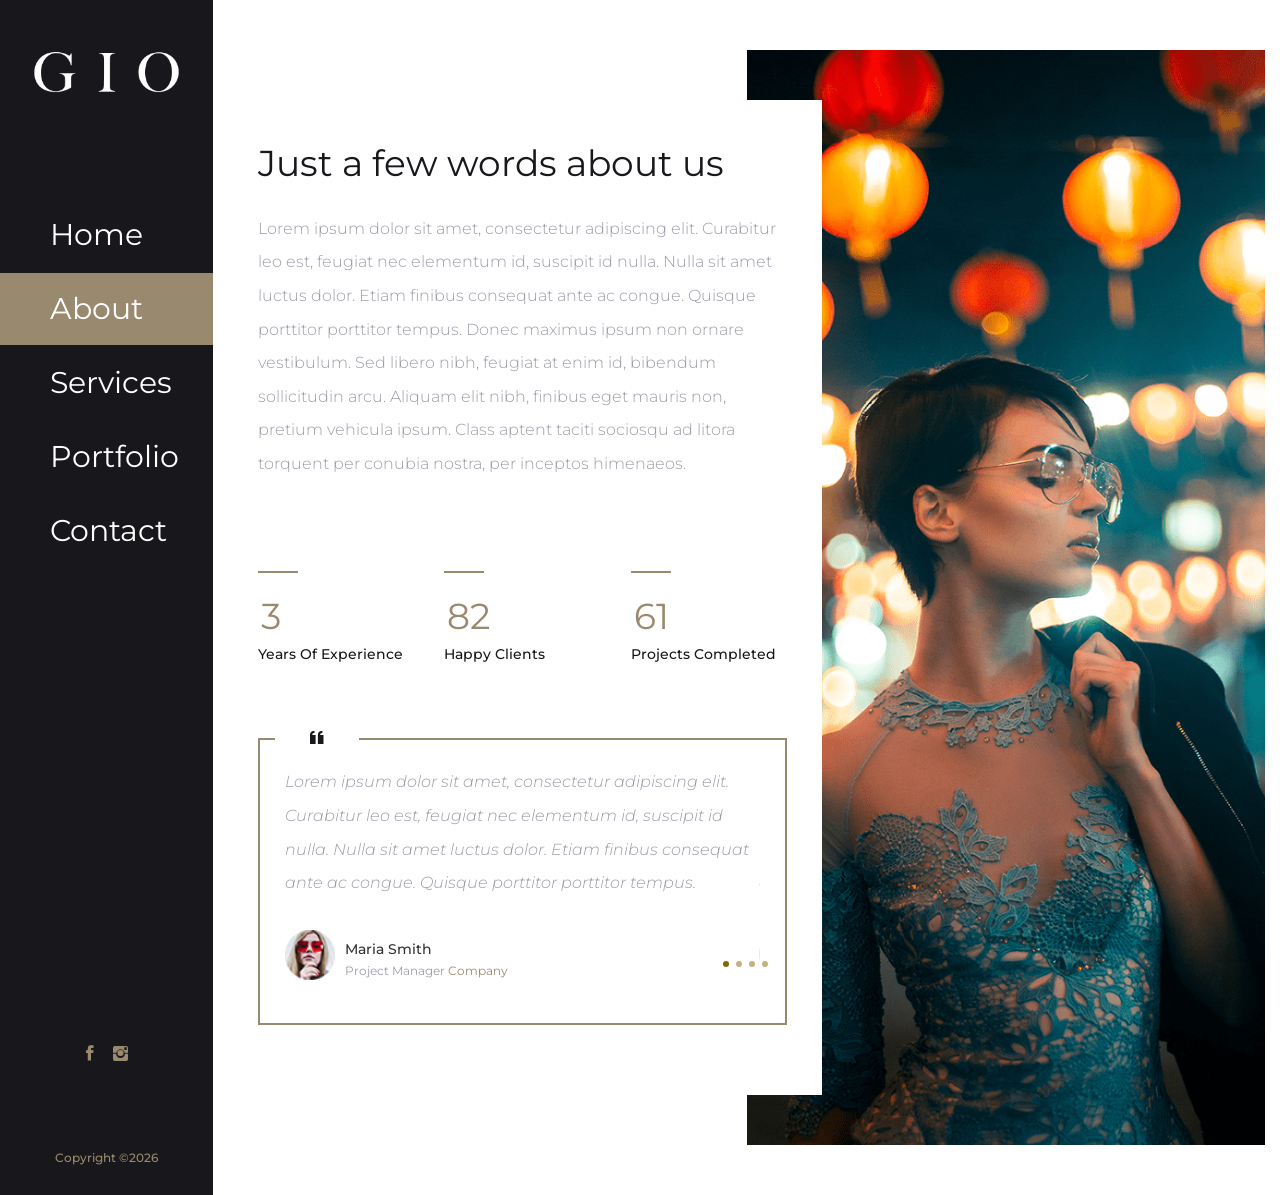
<file: about.html>
<!DOCTYPE html>
<html lang="en">
<head>
    <!-- ========== Meta Tags ========== -->
    <meta charset="UTF-8">
    <meta name="description" content="Cocoon -Portfolio">
    <meta name="keywords" content="Cocoon , Portfolio">
    <meta name="author" content="Pharaohlab">
    <meta name="viewport" content="width=device-width, initial-scale=1, maximum-scale=1">
    <!-- ========== Title ========== -->
    <title>GIO</title>
    <!-- ========== Favicon Ico ========== -->
    <!--<link rel="icon" href="fav.ico">-->
    <!-- ========== STYLESHEETS ========== -->
    <!-- Bootstrap CSS -->
    <link href="assets/css/bootstrap.min.css" rel="stylesheet">
    <!-- Fonts Icon CSS -->
    <link href="assets/css/font-awesome.min.css" rel="stylesheet">
    <link href="assets/css/et-line.css" rel="stylesheet">
    <link href="assets/css/ionicons.min.css" rel="stylesheet">
    <!-- Carousel CSS -->
    <link href="assets/css/slick.css" rel="stylesheet">
    <!-- Magnific-popup -->
    <link rel="stylesheet" href="assets/css/magnific-popup.css">
    <!-- Animate CSS -->
    <link rel="stylesheet" href="assets/css/animate.min.css">
    <!-- Custom styles for this template -->
    <link href="assets/css/main.css" rel="stylesheet">
</head>
<body>
<div class="loader">
    <div class="loader-outter"></div>
    <div class="loader-inner"></div>
</div>

<div class="body-container container-fluid">
    <a class="menu-btn" href="javascript:void(0)">
        <i class="ion ion-grid"></i>
    </a>
    <div class="row justify-content-center">
        <!--=================== side menu ====================-->
        <div class="col-lg-2 col-md-3 col-12 menu_block">

            <!--logo -->
            <div class="logo_box">
                <a href="#">
                    <img src="assets/img/logo.png" alt="cocoon">
                </a>
            </div>
            <!--logo end-->

            <!--main menu -->
            <div class="side_menu_section">
                <ul class="menu_nav">
                    <li >
                        <a href="index.html">
                            Home
                        </a>
                    </li>
                    <li class="active">
                        <a href="about.html" >
                            About
                        </a>
                    </li>
                    <li>
                        <a href="services.html">
                            Services
                        </a>
                    </li>
                    <li>
                        <a href="portfolio.html">
                            Portfolio
                        </a>
                    </li>
                    <li>
                        <a href="contact.html">
                            Contact
                        </a>
                    </li>
                </ul>
            </div>
            <!--main menu end -->

            <!--social and copyright -->
            <div class="side_menu_bottom">
                <div class="side_menu_bottom_inner">
                    <ul class="social_menu">
                        <li>
                            <a href="https://www.instagram.com/geovani.cas/" target="_blank"> <i class="ion ion-social-facebook"></i> </a>
                        </li>
                        <li>
                            <a href="https://www.facebook.com/geovani.castro.583/" target="_blank"> <i class="ion ion-social-instagram"></i> </a>
                        </li>
                    </ul>
                    <div class="copy_right">
                        <!-- Link back to Colorlib can't be removed. Template is licensed under CC BY 3.0. -->
                        <p class="copyright">Copyright &copy;<script>document.write(new Date().getFullYear());</script></p>
                        <!-- Link back to Colorlib can't be removed. Template is licensed under CC BY 3.0. -->
                    </div>
                </div>
            </div>
            <!--social and copyright end -->

        </div>
        <!--=================== side menu end====================-->

        <!--=================== content body ====================-->
        <div class="col-lg-10 col-md-9 col-12 body_block  align-content-center">
            <div>
                <div class="img_card">
                    <div class="row justify-content-center">
                        <div class="col-md-6 col-7 content_section">
                            <div class="content_box">
                                <div class="content_box_inner">
                                    <div>
                                        <h3>
                                            Just a few words about us
                                        </h3>
                                        <p>
                                            Lorem ipsum dolor sit amet, consectetur adipiscing elit. Curabitur leo est, feugiat nec elementum id, suscipit id nulla. Nulla sit amet luctus dolor. Etiam finibus consequat ante ac congue. Quisque porttitor porttitor tempus. Donec maximus ipsum non ornare vestibulum. Sed libero nibh, feugiat at enim id, bibendum sollicitudin arcu. Aliquam elit nibh, finibus eget mauris non, pretium vehicula ipsum. Class aptent taciti sociosqu ad litora torquent per conubia nostra, per inceptos himenaeos.
                                        </p>
                                        <!--=================== counter start====================-->
                                        <div class="pt50">
                                            <div class="row justify-content-center">
                                                <div class="col-12 col-md-4">
                                                    <div class="counter_box">
                                                        <div class="divider"></div>
                                                        <span class="counter">12</span>
                                                        <h5>Years of experience</h5>
                                                    </div>
                                                </div>
                                                <div class="col-12 col-md-4">
                                                    <div class="counter_box">
                                                        <div class="divider"></div>
                                                        <span class="counter">257</span>
                                                        <h5>happy clients</h5>
                                                    </div>
                                                </div>
                                                <div class="col-12 col-md-4">
                                                    <div class="counter_box">
                                                        <div class="divider"></div>
                                                        <span class="counter">192</span>
                                                        <h5>projects completed</h5>
                                                    </div>
                                                </div>
                                            </div>
                                        </div>
                                        <!--=================== counter end====================-->
                                    </div>
                                    <!--===================testimonial start====================-->
                                    <div class="testimonial_carousel mt50">

                                        <div class="testimonial_box">
                                            <p>
                                                Lorem ipsum dolor sit amet, consectetur adipiscing elit. Curabitur leo est, feugiat nec elementum id, suscipit id nulla. Nulla sit amet luctus dolor. Etiam finibus consequat ante ac congue. Quisque porttitor porttitor tempus.
                                            </p>
                                            <div class="testimonial_author">
                                                <img src="assets/img/user.png" alt="author">
                                                <h5>maria smith</h5>
                                                <p>project manager <span>company</span></p>
                                            </div>
                                        </div>

                                        <div class="testimonial_box">
                                            <p>
                                                Lorem ipsum dolor sit amet, consectetur adipiscing elit. Curabitur leo est, feugiat nec elementum id, suscipit id nulla. Nulla sit amet luctus dolor. Etiam finibus consequat ante ac congue. Quisque porttitor porttitor tempus.
                                            </p>
                                            <div class="testimonial_author">
                                                <img src="assets/img/user.png" alt="author">
                                                <h5>maria smith</h5>
                                                <p>project manager <span>company</span></p>
                                            </div>
                                        </div>

                                        <div class="testimonial_box">
                                            <p>
                                                Lorem ipsum dolor sit amet, consectetur adipiscing elit. Curabitur leo est, feugiat nec elementum id, suscipit id nulla. Nulla sit amet luctus dolor. Etiam finibus consequat ante ac congue. Quisque porttitor porttitor tempus.
                                            </p>
                                            <div class="testimonial_author">
                                                <img src="assets/img/user.png" alt="author">
                                                <h5>maria smith</h5>
                                                <p>project manager <span>company</span></p>
                                            </div>
                                        </div>

                                        <div class="testimonial_box">
                                            <p>
                                                Lorem ipsum dolor sit amet, consectetur adipiscing elit. Curabitur leo est, feugiat nec elementum id, suscipit id nulla. Nulla sit amet luctus dolor. Etiam finibus consequat ante ac congue. Quisque porttitor porttitor tempus.
                                            </p>
                                            <div class="testimonial_author">
                                                <img src="assets/img/user.png" alt="author">
                                                <h5>maria smith</h5>
                                                <p>project manager <span>company</span></p>
                                            </div>
                                        </div>
                                    </div>
                                    <!--===================testimonial end====================-->
                                </div>
                            </div>
                        </div>
                        <div class="col-md-6 col-5 img_section" style="background-image: url('assets/img/bg/about.png');"></div>
                    </div>
                </div>
            </div>
        </div>
        <!--=================== content body end ====================-->
    </div>
</div>

<!-- jquery -->
<script src="assets/js/jquery.min.js"></script>
<!-- bootstrap -->
<script src="assets/js/popper.js"></script>
<script src="assets/js/bootstrap.min.js"></script>
<script src="assets/js/waypoints.min.js"></script>
<!--slick carousel -->
<script src="assets/js/slick.min.js"></script>
<!--Portfolio Filter-->
<script src="assets/js/imgloaded.js"></script>
<script src="assets/js/isotope.js"></script>
<!-- Magnific-popup -->
<script src="assets/js/jquery.magnific-popup.min.js"></script>
<!--Counter-->
<script src="assets/js/jquery.counterup.min.js"></script>
<!-- WOW JS -->
<script src="assets/js/wow.min.js"></script>
<!-- Custom js -->
<script src="assets/js/main.js"></script>
</body>
</html>
</file>
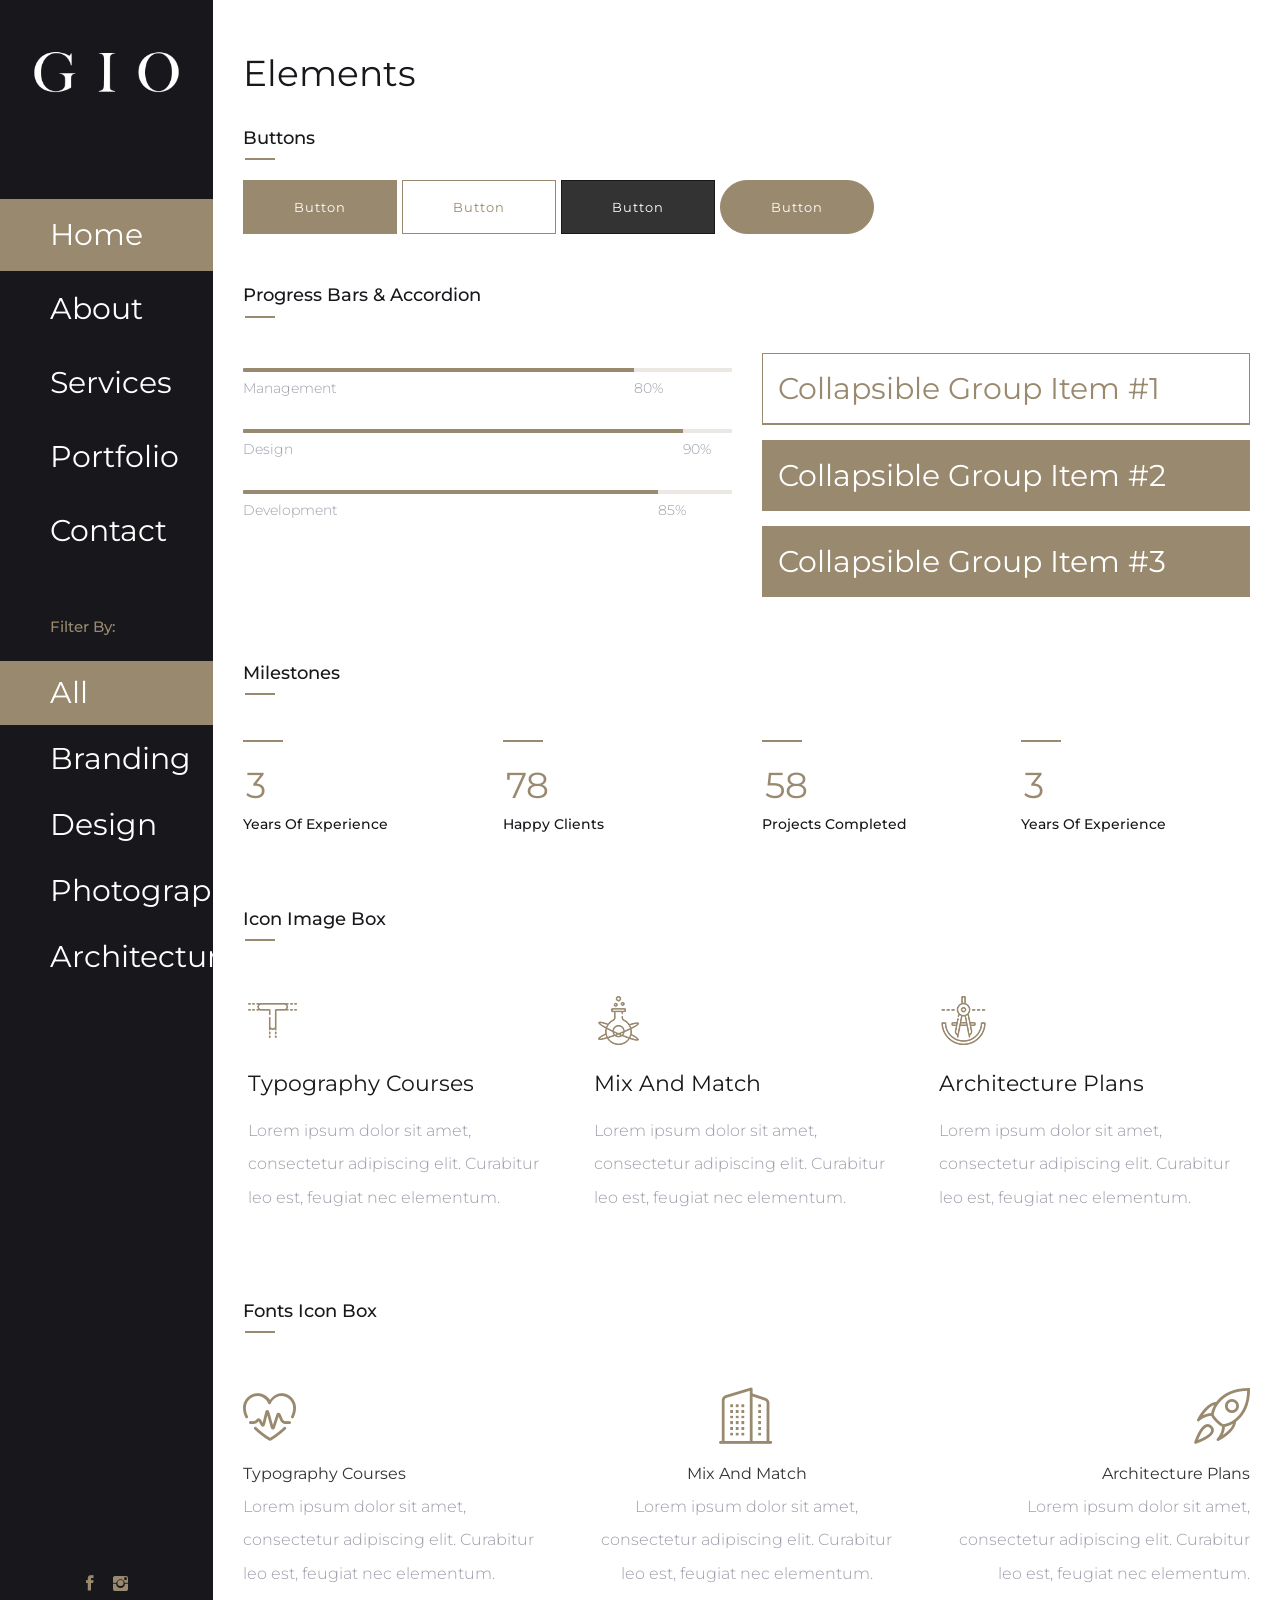
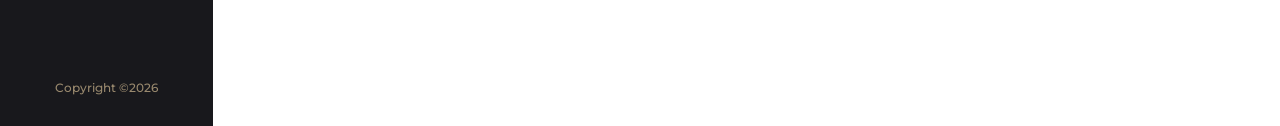
<file: elements.html>
<!DOCTYPE html>
<html lang="en">
<head>
    <!-- ========== Meta Tags ========== -->
    <meta charset="UTF-8">
    <meta name="description" content="Cocoon -Portfolio">
    <meta name="keywords" content="Cocoon , Portfolio">
    <meta name="author" content="Pharaohlab">
    <meta name="viewport" content="width=device-width, initial-scale=1, maximum-scale=1">
    <!-- ========== Title ========== -->
    <title>GIO</title>
    <!-- ========== Favicon Ico ========== -->
    <!--<link rel="icon" href="fav.ico">-->
    <!-- ========== STYLESHEETS ========== -->
    <!-- Bootstrap CSS -->
    <link href="assets/css/bootstrap.min.css" rel="stylesheet">
    <!-- Fonts Icon CSS -->
    <link href="assets/css/font-awesome.min.css" rel="stylesheet">
    <link href="assets/css/et-line.css" rel="stylesheet">
    <link href="assets/css/ionicons.min.css" rel="stylesheet">
    <!-- Carousel CSS -->
    <link href="assets/css/slick.css" rel="stylesheet">
    <!-- Magnific-popup -->
    <link rel="stylesheet" href="assets/css/magnific-popup.css">
    <!-- Animate CSS -->
    <link rel="stylesheet" href="assets/css/animate.min.css">
    <!-- Custom styles for this template -->
    <link href="assets/css/main.css" rel="stylesheet">
</head>
<body>
<div class="loader">
    <div class="loader-outter"></div>
    <div class="loader-inner"></div>
</div>

<div class="body-container container-fluid">
    <a class="menu-btn" href="javascript:void(0)">
        <i class="ion ion-grid"></i>
    </a>
    <div class="row justify-content-center">
        <!--=================== side menu ====================-->
        <div class="col-lg-2 col-md-3 col-12 menu_block">

            <!--logo -->
            <div class="logo_box">
                <a href="#">
                    <img src="assets/img/logo.png" alt="cocoon">
                </a>
            </div>
            <!--logo end-->

            <!--main menu -->
            <div class="side_menu_section">
                <ul class="menu_nav">
                    <li class="active">
                        <a href="index.html">
                            Home
                        </a>
                    </li>
                    <li>
                        <a href="about.html">
                            About
                        </a>
                    </li>
                    <li>
                        <a href="services.html">
                            Services
                        </a>
                    </li>
                    <li>
                        <a href="portfolio.html">
                            Portfolio
                        </a>
                    </li>
                    <li>
                        <a href="contact.html">
                            Contact
                        </a>
                    </li>
                </ul>
            </div>
            <!--main menu end -->

            <!--filter menu -->
            <div class="side_menu_section">
                <h4 class="side_title">filter by:</h4>
                <ul  id="filtr-container"  class="filter_nav">
                    <li  data-filter="*" class="active"><a href="javascript:void(0)" >all</a></li>
                    <li data-filter=".branding"> <a href="javascript:void(0)">branding</a></li>
                    <li data-filter=".design"><a href="javascript:void(0)">design</a></li>
                    <li data-filter=".photography"><a href="javascript:void(0)">photography</a></li>
                    <li data-filter=".architecture"><a href="javascript:void(0)">architecture</a></li>
                </ul>
            </div>
            <!--filter menu end -->


            <!--social and copyright -->
            <div class="side_menu_bottom">
                <div class="side_menu_bottom_inner">
                    <ul class="social_menu">
                        <li>
                            <a href="https://www.instagram.com/geovani.cas/" target="_blank"> <i class="ion ion-social-facebook"></i> </a>
                        </li>
                        <li>
                            <a href="https://www.facebook.com/geovani.castro.583/" target="_blank"> <i class="ion ion-social-instagram"></i> </a>
                        </li>
                    </ul>
                    <div class="copy_right">
                        <!-- Link back to Colorlib can't be removed. Template is licensed under CC BY 3.0. -->
                        <p class="copyright">Copyright &copy;<script>document.write(new Date().getFullYear());</script></p>
                        <!-- Link back to Colorlib can't be removed. Template is licensed under CC BY 3.0. -->
                    </div>
                </div>
            </div>
            <!--social and copyright end -->

        </div>
        <!--=================== side menu end====================-->

        <!--=================== content body ====================-->
        <div class="col-lg-10 col-md-9 col-12 body_block  align-content-center">

            <div class="elements">
                <h3>Elements</h3>

                <!--button elements-->
                <div class="element_section mt30 mb50">
                    <div class="section_title">
                        <h4>buttons</h4>
                    </div>
                    <div class="section_content mt30">
                        <a href="#" class="btn btn-primary">Button</a>
                        <a href="#" class="btn btn-primary-outline">Button</a>
                        <a href="#" class="btn btn-dark">Button </a>
                        <a href="#" class="btn btn-primary btn-rounded">Button</a>
                    </div>
                </div>
                <!--button elements end-->

                <!--progress bars elements-->
                <div class="element_section mt30 mb50">
                    <div class="section_title">
                        <h4>progress bars & accordion</h4>
                    </div>
                    <div class="section_content mt30">
                        <div class="row justify-content-center">
                            <div class="col-12 col-md-6">
                                <div class="progress_container">

                                    <div class="single_progressbar">
                                        <div class="progress">
                                            <div class="progress-bar" role="progressbar" data-transitiongoal="80"></div>
                                        </div>
                                        <div class="progress_text">
                                            <span>Management</span>
                                            <span class="progress_num" style="left:80%;">80%</span>
                                        </div>
                                    </div>

                                    <div class="single_progressbar">
                                        <div class="progress">
                                            <div class="progress-bar" role="progressbar" data-transitiongoal="90"></div>
                                        </div>
                                        <div class="progress_text">
                                            <span>Design</span>
                                            <span class="progress_num" style="left:90%;">90%</span>
                                        </div>
                                    </div>

                                    <div class="single_progressbar">
                                        <div class="progress">
                                            <div class="progress-bar" role="progressbar" data-transitiongoal="85"></div>
                                        </div>
                                        <div class="progress_text">
                                            <span>Development</span>
                                            <span class="progress_num" style="left:85%;">85%</span>
                                        </div>
                                    </div>


                                </div>
                            </div>
                            <div class="col-12 col-md-6">

                                <div id="accordion" role="tablist">

                                    <div class="card accordion_card">
                                        <div class="card-header" role="tab" id="headingOne">
                                            <h5>
                                                <a data-toggle="collapse" href="#collapseOne" role="button" aria-expanded="true" aria-controls="collapseOne">
                                                    Collapsible Group Item #1
                                                </a>
                                            </h5>
                                        </div>
                                        <div id="collapseOne" class="collapse" role="tabpanel" aria-labelledby="headingOne" data-parent="#accordion">
                                            <div class="card-body">
                                                Anim pariatur cliche reprehenderit, enim eiusmod high life accusamus terry richardson ad squid. 3 wolf moon officia aute, non cupidatat skateboard dolor brunch. Food truck quinoa nesciunt laborum eiusmod. Brunch 3 wolf moon tempor, sunt aliqua put a bird on it squid single-origin coffee nulla assumenda shoreditch et. Nihil anim keffiyeh helvetica, craft beer labore wes anderson cred nesciunt sapiente ea proident. Ad vegan excepteur butcher vice lomo. Leggings occaecat craft beer farm-to-table, raw denim aesthetic synth nesciunt you probably haven't heard of them accusamus labore sustainable VHS.
                                            </div>
                                        </div>
                                    </div>


                                    <div class="card accordion_card">
                                        <div class="card-header" role="tab" id="headingTwo">
                                            <h5>
                                                <a class="collapsed" data-toggle="collapse" href="#collapseTwo" role="button" aria-expanded="false" aria-controls="collapseTwo">
                                                    Collapsible Group Item #2
                                                </a>
                                            </h5>
                                        </div>
                                        <div id="collapseTwo" class="collapse" role="tabpanel" aria-labelledby="headingTwo" data-parent="#accordion">
                                            <div class="card-body">
                                                Anim pariatur cliche reprehenderit, enim eiusmod high life accusamus terry richardson ad squid. 3 wolf moon officia aute, non cupidatat skateboard dolor brunch. Food truck quinoa nesciunt laborum eiusmod. Brunch 3 wolf moon tempor, sunt aliqua put a bird on it squid single-origin coffee nulla assumenda shoreditch et. Nihil anim keffiyeh helvetica, craft beer labore wes anderson cred nesciunt sapiente ea proident. Ad vegan excepteur butcher vice lomo. Leggings occaecat craft beer farm-to-table, raw denim aesthetic synth nesciunt you probably haven't heard of them accusamus labore sustainable VHS.
                                            </div>
                                        </div>
                                    </div>


                                    <div class="card accordion_card">
                                        <div class="card-header" role="tab" id="headingThree">
                                            <h5>
                                                <a class="collapsed" data-toggle="collapse" href="#collapseThree" role="button" aria-expanded="false" aria-controls="collapseThree">
                                                    Collapsible Group Item #3
                                                </a>
                                            </h5>
                                        </div>
                                        <div id="collapseThree" class="collapse" role="tabpanel" aria-labelledby="headingThree" data-parent="#accordion">
                                            <div class="card-body">
                                                Anim pariatur cliche reprehenderit, enim eiusmod high life accusamus terry richardson ad squid. 3 wolf moon officia aute, non cupidatat skateboard dolor brunch. Food truck quinoa nesciunt laborum eiusmod. Brunch 3 wolf moon tempor, sunt aliqua put a bird on it squid single-origin coffee nulla assumenda shoreditch et. Nihil anim keffiyeh helvetica, craft beer labore wes anderson cred nesciunt sapiente ea proident. Ad vegan excepteur butcher vice lomo. Leggings occaecat craft beer farm-to-table, raw denim aesthetic synth nesciunt you probably haven't heard of them accusamus labore sustainable VHS.
                                            </div>
                                        </div>
                                    </div>


                                </div>


                            </div>
                        </div>
                    </div>
                </div>
                <!--progress bars  elements end-->


                <!--counter elements-->
                <div class="element_section mt30 mb50">
                    <div class="section_title">
                        <h4>Milestones</h4>
                    </div>
                    <div class="section_content mt30">
                        <div class="row justify-content-center">
                            <div class="col-12 col-sm-6 col-md-3">
                                <div class="counter_box">
                                    <div class="divider"></div>
                                    <span class="counter">12</span>
                                    <h5>Years of experience</h5>
                                </div>
                            </div>
                            <div class="col-12 col-sm-6 col-md-3">
                                <div class="counter_box">
                                    <div class="divider"></div>
                                    <span class="counter">257</span>
                                    <h5>happy clients</h5>
                                </div>
                            </div>
                            <div class="col-12 col-sm-6 col-md-3">
                                <div class="counter_box">
                                    <div class="divider"></div>
                                    <span class="counter">192</span>
                                    <h5>projects completed</h5>
                                </div>
                            </div>
                            <div class="col-12 col-sm-6 col-md-3">
                                <div class="counter_box">
                                    <div class="divider"></div>
                                    <span class="counter">12</span>
                                    <h5>Years of experience</h5>
                                </div>
                            </div>
                        </div>
                    </div>
                </div>
                <!--counter elements end-->


                <!--Image icon box elements-->
                <div class="element_section mt30 mb50">
                    <div class="section_title">
                        <h4>icon image box</h4>
                    </div>
                    <div class="section_content mt30">
                        <div class="row justify-content-center">
                            <div class=" col-lg-4 col-12">
                                <div class="img_box_one text-left">
                                    <img src="assets/img/icons/typo.png" alt="services icon">
                                    <div class="content">
                                        <h5>
                                            Typography Courses
                                        </h5>
                                        <p>
                                            Lorem ipsum dolor sit amet, consectetur adipiscing elit. Curabitur leo est, feugiat nec elementum.
                                        </p>
                                    </div>
                                </div>
                            </div>
                            <div class=" col-lg-4  col-12">
                                <div class="img_box_one text-left">
                                    <img src="assets/img/icons/flask.png" alt="services icon">
                                    <div class="content">
                                        <h5>
                                            Mix and Match
                                        </h5>
                                        <p>
                                            Lorem ipsum dolor sit amet, consectetur adipiscing elit. Curabitur leo est, feugiat nec elementum.
                                        </p>
                                    </div>
                                </div>
                            </div>
                            <div class=" col-lg-4 col-12">
                                <div class="img_box_one text-left">
                                    <img src="assets/img/icons/compass.png" alt="services icon">
                                    <div class="content">
                                        <h5>
                                            Architecture Plans
                                        </h5>
                                        <p>
                                            Lorem ipsum dolor sit amet, consectetur adipiscing elit. Curabitur leo est, feugiat nec elementum.
                                        </p>
                                    </div>
                                </div>
                            </div>
                        </div>
                    </div>
                </div>
                <!--Image icon box end-->


                <!--Fonts icon box elements-->
                <div class="element_section mt30 mb50">
                    <div class="section_title">
                        <h4>Fonts icon box</h4>
                    </div>
                    <div class="section_content mt30">
                        <div class="row justify-content-center">
                            <div class=" col-lg-4 col-12">
                                <div class="icon_box_one text-left">
                                    <i class="lnr lnr-heart-pulse"></i>
                                    <div class="content">
                                        <h5>
                                            Typography Courses
                                        </h5>
                                        <p>
                                            Lorem ipsum dolor sit amet, consectetur adipiscing elit. Curabitur leo est, feugiat nec elementum.
                                        </p>
                                    </div>
                                </div>
                            </div>
                            <div class=" col-lg-4  col-12">
                                <div class="icon_box_one text-center">
                                    <i class="lnr lnr-apartment"></i>
                                    <div class="content">
                                        <h5>
                                            Mix and Match
                                        </h5>
                                        <p>
                                            Lorem ipsum dolor sit amet, consectetur adipiscing elit. Curabitur leo est, feugiat nec elementum.
                                        </p>
                                    </div>
                                </div>
                            </div>
                            <div class=" col-lg-4 col-12">
                                <div class="icon_box_one text-right">
                                    <i class="lnr lnr-rocket"></i>
                                    <div class="content">
                                        <h5>
                                            Architecture Plans
                                        </h5>
                                        <p>
                                            Lorem ipsum dolor sit amet, consectetur adipiscing elit. Curabitur leo est, feugiat nec elementum.
                                        </p>
                                    </div>
                                </div>
                            </div>
                        </div>
                    </div>
                </div>
                <!--Fonts icon box end-->


            </div>

        </div>
        <!--=================== content body end ====================-->
    </div>
</div>


<!-- jquery -->
<script src="assets/js/jquery.min.js"></script>
<!-- bootstrap -->
<script src="assets/js/popper.js"></script>
<script src="assets/js/bootstrap.min.js"></script>
<script src="assets/js/waypoints.min.js"></script>
<!--slick carousel -->
<script src="assets/js/slick.min.js"></script>
<!--Portfolio Filter-->
<script src="assets/js/imgloaded.js"></script>
<script src="assets/js/isotope.js"></script>
<!-- Magnific-popup -->
<script src="assets/js/jquery.magnific-popup.min.js"></script>
<!--Counter-->
<script src="assets/js/jquery.counterup.min.js"></script>
<!-- WOW JS -->
<script src="assets/js/wow.min.js"></script>
<!-- Progress bars JS -->
<script src="assets/js/bootstrap-progressbar.min.js"></script>
<!-- Custom js -->
<script src="assets/js/main.js"></script>
</body>
</html>
</file>
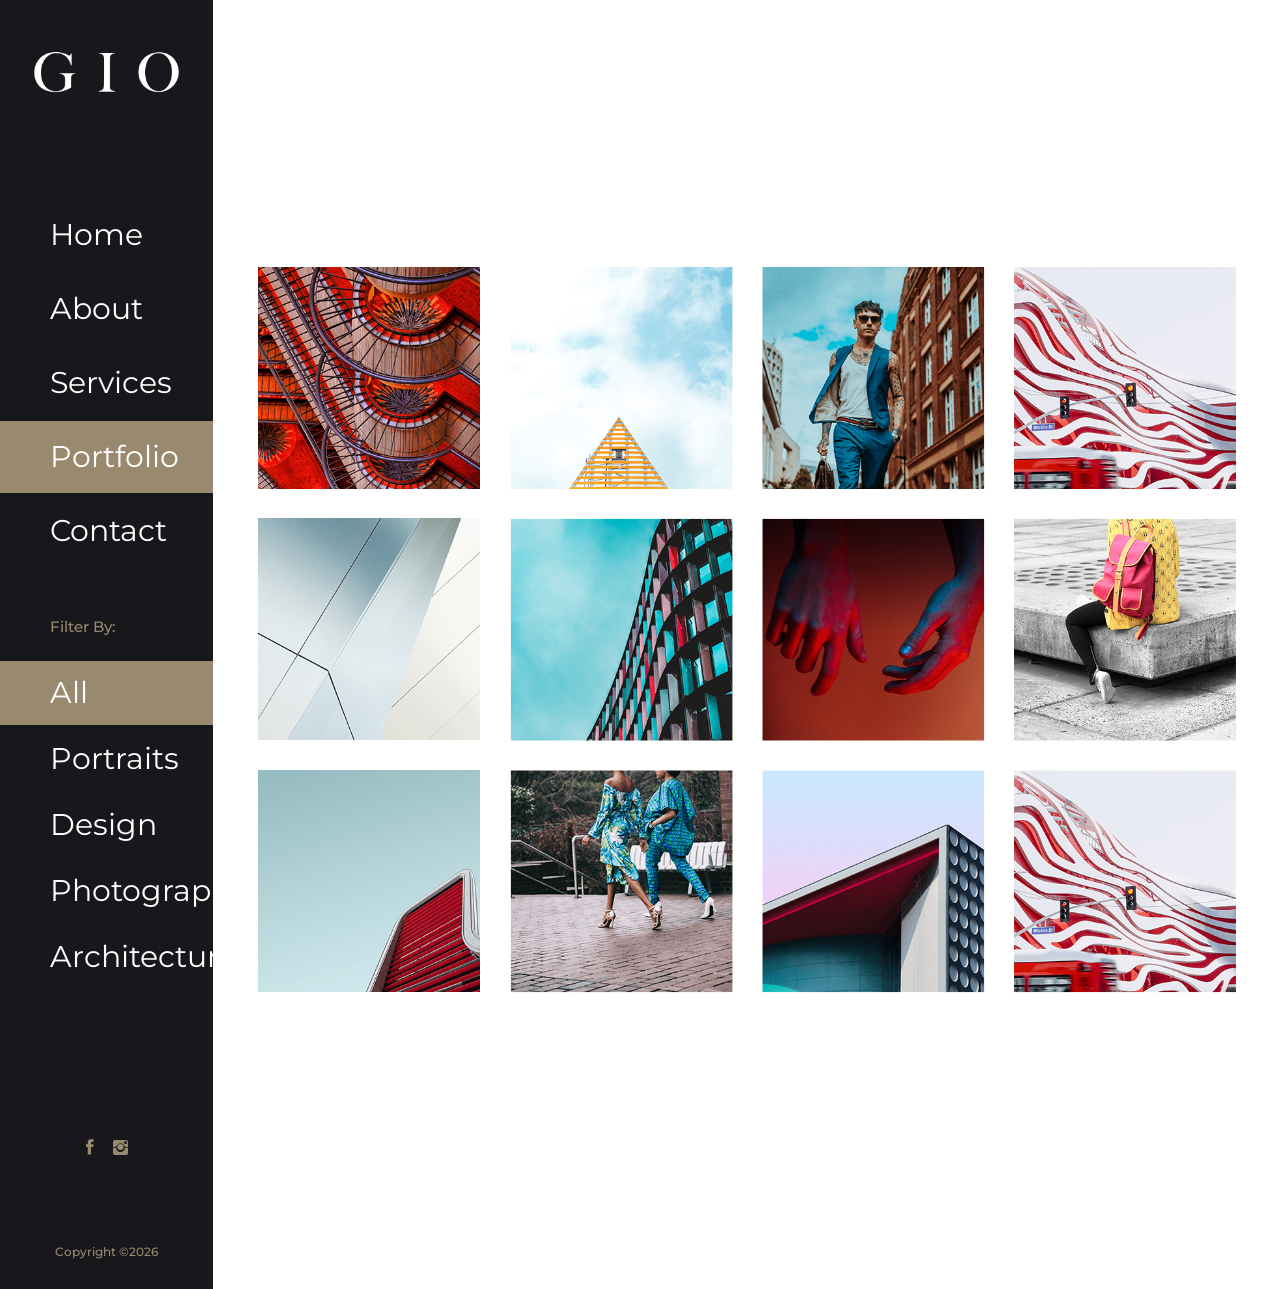
<file: portfolio.html>
<!DOCTYPE html>
<html lang="en">
<head>
    <!-- ========== Meta Tags ========== -->
    <meta charset="UTF-8">
    <meta name="description" content="Cocoon -Portfolio">
    <meta name="keywords" content="Cocoon , Portfolio">
    <meta name="author" content="Pharaohlab">
    <meta name="viewport" content="width=device-width, initial-scale=1, maximum-scale=1">
    <!-- ========== Title ========== -->
    <title>GIO</title>
    <!-- ========== Favicon Ico ========== -->
    <!--<link rel="icon" href="fav.ico">-->
    <!-- ========== STYLESHEETS ========== -->
    <!-- Bootstrap CSS -->
    <link href="assets/css/bootstrap.min.css" rel="stylesheet">
    <!-- Fonts Icon CSS -->
    <link href="assets/css/font-awesome.min.css" rel="stylesheet">
    <link href="assets/css/et-line.css" rel="stylesheet">
    <link href="assets/css/ionicons.min.css" rel="stylesheet">
    <!-- Carousel CSS -->
    <link href="assets/css/slick.css" rel="stylesheet">
    <!-- Magnific-popup -->
    <link rel="stylesheet" href="assets/css/magnific-popup.css">
    <!-- Animate CSS -->
    <link rel="stylesheet" href="assets/css/animate.min.css">
    <!-- Custom styles for this template -->
    <link href="assets/css/main.css" rel="stylesheet">
</head>
<body>
<div class="loader">
    <div class="loader-outter"></div>
    <div class="loader-inner"></div>
</div>

<div class="body-container container-fluid">
    <a class="menu-btn" href="javascript:void(0)">
        <i class="ion ion-grid"></i>
    </a>
    <div class="row justify-content-center">
        <!--=================== side menu ====================-->
        <div class="col-lg-2 col-md-3 col-12 menu_block">

            <!--logo -->
            <div class="logo_box">
                <a href="#">
                    <img src="assets/img/logo.png" alt="cocoon">
                </a>
            </div>
            <!--logo end-->

            <!--main menu -->
            <div class="side_menu_section">
                <ul class="menu_nav">
                    <li>
                        <a href="index.html">
                            Home
                        </a>
                    </li>
                    <li>
                        <a href="about.html">
                            About
                        </a>
                    </li>
                    <li>
                        <a href="services.html">
                            Services
                        </a>
                    </li>
                    <li class="active">
                        <a href="portfolio.html">
                            Portfolio
                        </a>
                    </li>
                    <li>
                        <a href="contact.html">
                            Contact
                        </a>
                    </li>
                </ul>
            </div>
            <!--main menu end -->

            <!--filter menu -->
            <div class="side_menu_section">
                <h4 class="side_title">filter by:</h4>
                <ul  id="filtr-container"  class="filter_nav">
                    <li  data-filter="*" class="active"><a href="javascript:void(0)" >all</a></li>
                    <li data-filter=".portraits"> <a href="javascript:void(0)">portraits</a></li>
                    <li data-filter=".design"><a href="javascript:void(0)">design</a></li>
                    <li data-filter=".photography"><a href="javascript:void(0)">photography</a></li>
                    <li data-filter=".architecture"><a href="javascript:void(0)">architecture</a></li>
                </ul>
            </div>
            <!--filter menu end -->


            <!--social and copyright -->
            <div class="side_menu_bottom">
                <div class="side_menu_bottom_inner">
                    <ul class="social_menu">
                        <li>
                            <a href="https://www.instagram.com/geovani.cas/" target="_blank"> <i class="ion ion-social-facebook"></i> </a>
                        </li>
                        <li>
                            <a href="https://www.facebook.com/geovani.castro.583/" target="_blank"> <i class="ion ion-social-instagram"></i> </a>
                        </li>
                    </ul>
                    <div class="copy_right">
                        <!-- Link back to Colorlib can't be removed. Template is licensed under CC BY 3.0. -->
                        <p class="copyright">Copyright &copy;<script>document.write(new Date().getFullYear());</script></p>
                        <!-- Link back to Colorlib can't be removed. Template is licensed under CC BY 3.0. -->
                    </div>
                </div>
            </div>
            <!--social and copyright end -->

        </div>
        <!--=================== side menu end====================-->

        <!--=================== content body ====================-->
        <div class="col-lg-10 col-md-9 col-12 body_block  align-content-center">
            <!--=================== filter portfolio start====================-->
            <div class="portfolio gutters grid img-container">
                <div class="grid-sizer col-sm-12 col-md-6 col-lg-3"></div>
                <div class="grid-item portraits  col-sm-12 col-md-6 col-lg-3">
                    <a href="assets/img/portfolio/port1.png" title="project name 1">
                        <div class="project_box_one">
                            <img src="assets/img/portfolio/port1.png" alt="pro1" />
                            <div class="product_info">
                                <div class="product_info_text">
                                    <div class="product_info_text_inner">
                                        <i class="ion ion-plus"></i>
                                        <h4>project name</h4>
                                    </div>
                                </div>
                            </div>
                        </div>
                    </a>
                </div>
                <div class="grid-item  portraits architecture  col-md-6 col-lg-3">
                    <a href="assets/img/portfolio/port2.png" title="project name 2">
                        <div class="project_box_one">
                            <img src="assets/img/portfolio/port2.png" alt="pro1" />
                            <div class="product_info">
                                <div class="product_info_text">
                                    <div class="product_info_text_inner">
                                        <i class="ion ion-plus"></i>
                                        <h4>project name</h4>
                                    </div>
                                </div>
                            </div>
                        </div>
                    </a>
                </div>
                <div class="grid-item  design col-sm-12 col-md-6 col-lg-3">
                    <a href="assets/img/portfolio/port3.png" title="project name 5">
                        <div class="project_box_one">
                            <img src="assets/img/portfolio/port3.png" alt="pro1" />
                            <div class="product_info">
                                <div class="product_info_text">
                                    <div class="product_info_text_inner">
                                        <i class="ion ion-plus"></i>
                                        <h4>project name</h4>
                                    </div>
                                </div>
                            </div>
                        </div>
                    </a>
                </div>
                <div class="grid-item  photography design col-sm-12 col-md-6 col-lg-3">
                    <a href="assets/img/portfolio/port4.png" title="project name 5">
                        <div class="project_box_one">
                            <img src="assets/img/portfolio/port4.png" alt="pro1" />
                            <div class="product_info">
                                <div class="product_info_text">
                                    <div class="product_info_text_inner">
                                        <i class="ion ion-plus"></i>
                                        <h4>project name</h4>
                                    </div>
                                </div>
                            </div>
                        </div>
                    </a>
                </div>
                <div class="grid-item  portraits photography  col-sm-12 col-md-6 col-lg-3">
                    <a href="assets/img/portfolio/port5.png" title="project name 5">
                        <div class="project_box_one">
                            <img src="assets/img/portfolio/port5.png" alt="pro1" />
                            <div class="product_info">
                                <div class="product_info_text">
                                    <div class="product_info_text_inner">
                                        <i class="ion ion-plus"></i>
                                        <h4>project name</h4>
                                    </div>
                                </div>
                            </div>
                        </div>
                    </a>
                </div>
                <div class="grid-item   architecture design col-sm-12 col-md-6 col-lg-3">
                    <a href="assets/img/portfolio/port6.png" title="project name 5">
                        <div class="project_box_one">
                            <img src="assets/img/portfolio/port6.png" alt="pro1" />
                            <div class="product_info">
                                <div class="product_info_text">
                                    <div class="product_info_text_inner">
                                        <i class="ion ion-plus"></i>
                                        <h4>project name</h4>
                                    </div>
                                </div>
                            </div>
                        </div>
                    </a>
                </div>
                <div class="grid-item  photography architecture col-sm-12 col-md-6 col-lg-3">
                    <a href="assets/img/portfolio/port7.png" title="project name 5">
                        <div class="project_box_one">
                            <img src="assets/img/portfolio/port7.png" alt="pro1" />
                            <div class="product_info">
                                <div class="product_info_text">
                                    <div class="product_info_text_inner">
                                        <i class="ion ion-plus"></i>
                                        <h4>project name</h4>
                                    </div>
                                </div>
                            </div>
                        </div>
                    </a>
                </div>
                <div class="grid-item  portraits design  col-sm-12 col-md-6 col-lg-3">
                    <a href="assets/img/portfolio/port8.png" title="project name 5">
                        <div class="project_box_one">
                            <img src="assets/img/portfolio/port8.png" alt="pro1" />
                            <div class="product_info">
                                <div class="product_info_text">
                                    <div class="product_info_text_inner">
                                        <i class="ion ion-plus"></i>
                                        <h4>project name</h4>
                                    </div>
                                </div>
                            </div>
                        </div>
                    </a>
                </div>
                <div class="grid-item architecture  col-sm-12 col-md-6 col-lg-3">
                    <a href="assets/img/portfolio/port9.png" title="project name 4">
                        <div class="project_box_one">
                            <img src="assets/img/portfolio/port9.png" alt="pro1" />
                            <div class="product_info">
                                <div class="product_info_text">
                                    <div class="product_info_text_inner">
                                        <i class="ion ion-plus"></i>
                                        <h4>project name</h4>
                                    </div>
                                </div>
                            </div>
                        </div>
                    </a>
                </div>
                <div class="grid-item  photography architecture col-sm-12 col-md-6 col-lg-3">
                    <a href="assets/img/portfolio/port10.png" title="project name 5">
                        <div class="project_box_one">
                            <img src="assets/img/portfolio/port10.png" alt="pro1" />
                            <div class="product_info">
                                <div class="product_info_text">
                                    <div class="product_info_text_inner">
                                        <i class="ion ion-plus"></i>
                                        <h4>project name</h4>
                                    </div>
                                </div>
                            </div>
                        </div>
                    </a>
                </div>
                <div class="grid-item  portraits design  col-sm-12 col-md-6 col-lg-3">
                    <a href="assets/img/portfolio/port11.png" title="project name 5">
                        <div class="project_box_one">
                            <img src="assets/img/portfolio/port11.png" alt="pro1" />
                            <div class="product_info">
                                <div class="product_info_text">
                                    <div class="product_info_text_inner">
                                        <i class="ion ion-plus"></i>
                                        <h4>project name</h4>
                                    </div>
                                </div>
                            </div>
                        </div>
                    </a>
                </div>
                <div class="grid-item architecture  col-sm-12 col-md-6 col-lg-3">
                    <a href="assets/img/portfolio/port4.png" title="project name 4">
                        <div class="project_box_one">
                            <img src="assets/img/portfolio/port4.png" alt="pro1" />
                            <div class="product_info">
                                <div class="product_info_text">
                                    <div class="product_info_text_inner">
                                        <i class="ion ion-plus"></i>
                                        <h4>project name</h4>
                                    </div>
                                </div>
                            </div>
                        </div>
                    </a>
                </div>
            </div>
            <!--=================== filter portfolio end====================-->
        </div>
        <!--=================== content body end ====================-->
    </div>
</div>



<!-- jquery -->
<script src="assets/js/jquery.min.js"></script>
<!-- bootstrap -->
<script src="assets/js/popper.js"></script>
<script src="assets/js/bootstrap.min.js"></script>
<script src="assets/js/waypoints.min.js"></script>
<!--slick carousel -->
<script src="assets/js/slick.min.js"></script>
<!--Portfolio Filter-->
<script src="assets/js/imgloaded.js"></script>
<script src="assets/js/isotope.js"></script>
<!-- Magnific-popup -->
<script src="assets/js/jquery.magnific-popup.min.js"></script>
<!--Counter-->
<script src="assets/js/jquery.counterup.min.js"></script>
<!-- WOW JS -->
<script src="assets/js/wow.min.js"></script>
<!-- Custom js -->
<script src="assets/js/main.js"></script>
</body>
</html>
</file>
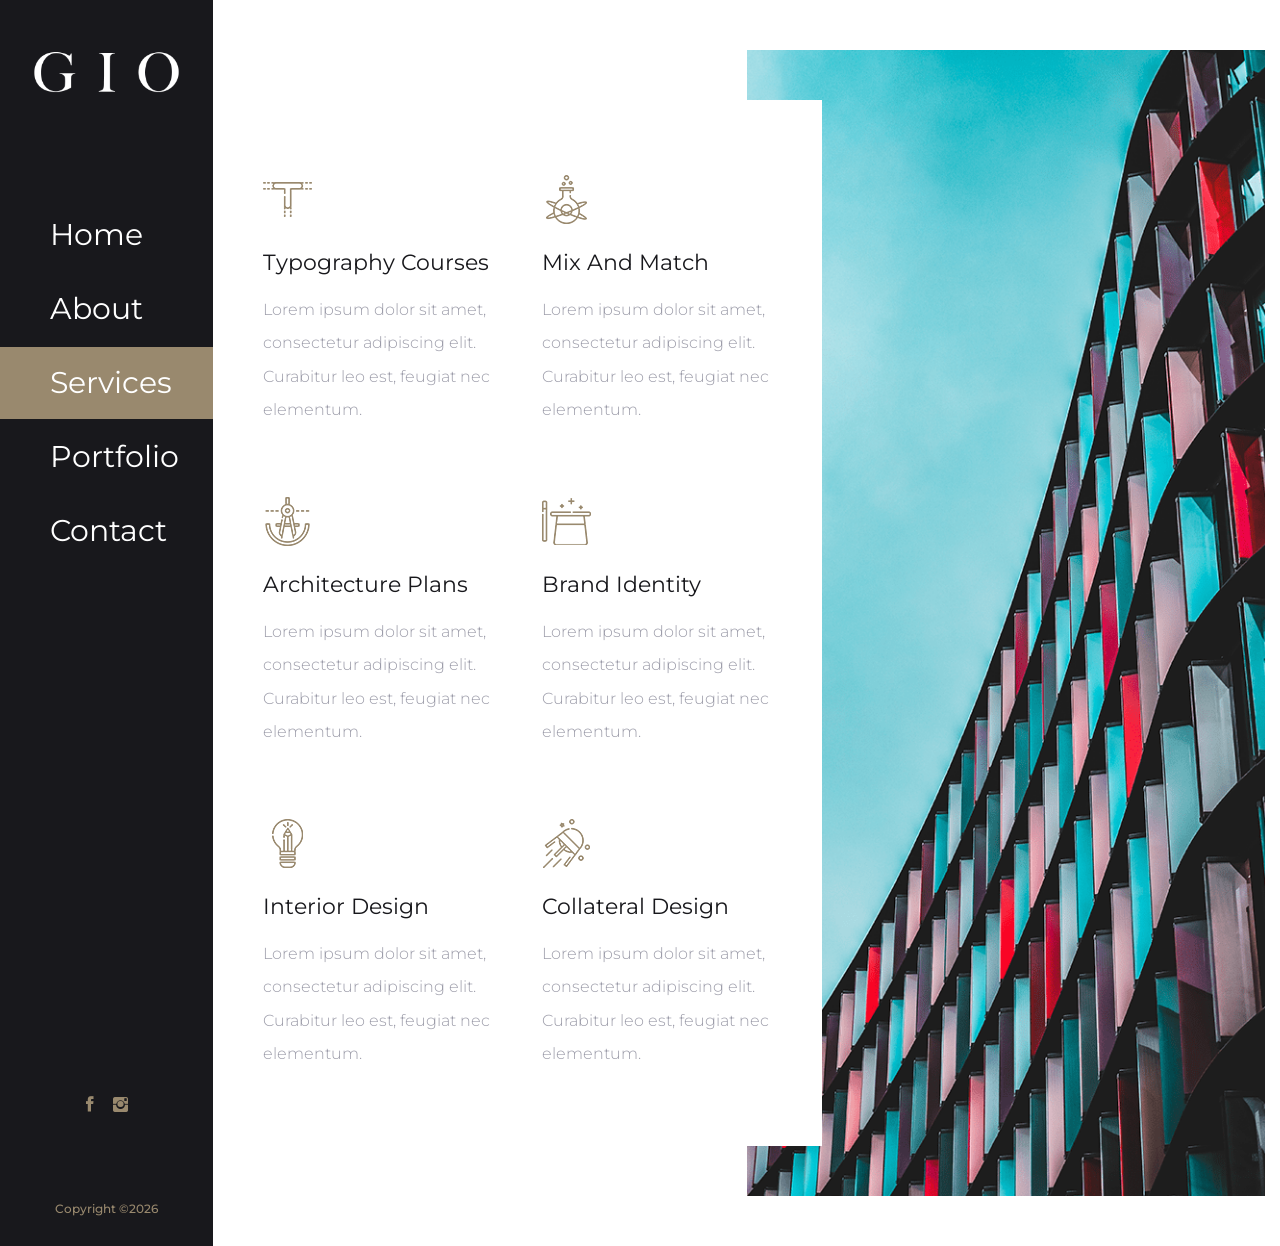
<file: services.html>
<!DOCTYPE html>
<html lang="en">
<head>
    <!-- ========== Meta Tags ========== -->
    <meta charset="UTF-8">
    <meta name="description" content="Cocoon -Portfolio">
    <meta name="keywords" content="Cocoon , Portfolio">
    <meta name="author" content="Pharaohlab">
    <meta name="viewport" content="width=device-width, initial-scale=1, maximum-scale=1">
    <!-- ========== Title ========== -->
    <title>GIO</title>
    <!-- ========== Favicon Ico ========== -->
    <!--<link rel="icon" href="fav.ico">-->
    <!-- ========== STYLESHEETS ========== -->
    <!-- Bootstrap CSS -->
    <link href="assets/css/bootstrap.min.css" rel="stylesheet">
    <!-- Fonts Icon CSS -->
    <link href="assets/css/font-awesome.min.css" rel="stylesheet">
    <link href="assets/css/et-line.css" rel="stylesheet">
    <link href="assets/css/ionicons.min.css" rel="stylesheet">
    <!-- Carousel CSS -->
    <link href="assets/css/slick.css" rel="stylesheet">
    <!-- Magnific-popup -->
    <link rel="stylesheet" href="assets/css/magnific-popup.css">
    <!-- Animate CSS -->
    <link rel="stylesheet" href="assets/css/animate.min.css">
    <!-- Custom styles for this template -->
    <link href="assets/css/main.css" rel="stylesheet">
</head>
<body>
<div class="loader">
    <div class="loader-outter"></div>
    <div class="loader-inner"></div>
</div>

<div class="body-container container-fluid">

    <!--=================== menu Button show in small screens ====================-->
    <a class="menu-btn" href="javascript:void(0)">
        <i class="ion ion-grid"></i>
    </a>
    <!--=================== menu Button end====================-->

    <div class="row justify-content-center">
        <!--=================== side menu ====================-->
        <div class="col-lg-2 col-md-3 col-12 menu_block">

            <!--logo -->
            <div class="logo_box">
                <a href="#">
                    <img src="assets/img/logo.png" alt="cocoon">
                </a>
            </div>
            <!--logo end-->

            <!--main menu -->
            <div class="side_menu_section">
                <ul class="menu_nav">
                    <li >
                        <a href="index.html">
                            Home
                        </a>
                    </li>
                    <li>
                        <a href="about.html">
                            About
                        </a>
                    </li>
                    <li class="active">
                        <a href="services.html">
                            Services
                        </a>
                    </li>
                    <li>
                        <a href="portfolio.html">
                            Portfolio
                        </a>
                    </li>
                    <li>
                        <a href="contact.html">
                            Contact
                        </a>
                    </li>
                </ul>
            </div>
            <!--main menu end -->

            <!--social and copyright -->
            <div class="side_menu_bottom">
                <div class="side_menu_bottom_inner">
                    <ul class="social_menu">
                        <li>
                            <a href="https://www.instagram.com/geovani.cas/" target="_blank"> <i class="ion ion-social-facebook"></i> </a>
                        </li>
                        <li>
                            <a href="https://www.facebook.com/geovani.castro.583/" target="_blank"> <i class="ion ion-social-instagram"></i> </a>
                        </li>
                    </ul>
                    <div class="copy_right">
                        <!-- Link back to Colorlib can't be removed. Template is licensed under CC BY 3.0. -->
                        <p class="copyright">Copyright &copy;<script>document.write(new Date().getFullYear());</script></p>
                        <!-- Link back to Colorlib can't be removed. Template is licensed under CC BY 3.0. -->
                    </div>
                </div>
            </div>
            <!--social and copyright end -->

        </div>
        <!--=================== side menu end====================-->

        <!--=================== content body ====================-->
        <div class="col-lg-10 col-md-9 col-12 body_block  align-content-center">
            <div>
<!--=================== image card start here  (has two section left and right )====================-->
                <div class="img_card">
                    <div class="row justify-content-center">
                        <div class="col-md-6 col-7 content_section">
                            <div class="content_box">
                                <div class="content_box_inner">
                                    <div class="row justify-content-center">
<!--=================== services boxes start here  ====================-->
                                        <div class="col-md-6 col-12">
                                            <div class="img_box_one text-left">
                                                <img src="assets/img/icons/typo.png" alt="services icon">
                                                <div class="content">
                                                    <h5>
                                                        Typography Courses
                                                    </h5>
                                                    <p>
                                                        Lorem ipsum dolor sit amet, consectetur adipiscing elit. Curabitur leo est, feugiat nec elementum.
                                                    </p>
                                                </div>
                                            </div>
                                        </div>
                                        <div class="col-md-6 col-12">
                                            <div class="img_box_one text-left">
                                                <img src="assets/img/icons/flask.png" alt="services icon">
                                                <div class="content">
                                                    <h5>
                                                        Mix and Match
                                                    </h5>
                                                    <p>
                                                        Lorem ipsum dolor sit amet, consectetur adipiscing elit. Curabitur leo est, feugiat nec elementum.
                                                    </p>
                                                </div>
                                            </div>
                                        </div>
                                        <div class="col-md-6 col-12">
                                            <div class="img_box_one text-left">
                                                <img src="assets/img/icons/compass.png" alt="services icon">
                                                <div class="content">
                                                    <h5>
                                                        Architecture Plans
                                                    </h5>
                                                    <p>
                                                        Lorem ipsum dolor sit amet, consectetur adipiscing elit. Curabitur leo est, feugiat nec elementum.
                                                    </p>
                                                </div>
                                            </div>
                                        </div>
                                        <div class="col-md-6 col-12">
                                            <div class="img_box_one text-left">
                                                <img src="assets/img/icons/magic.png" alt="services icon">
                                                <div class="content">
                                                    <h5>
                                                        Brand Identity
                                                    </h5>
                                                    <p>
                                                        Lorem ipsum dolor sit amet, consectetur adipiscing elit. Curabitur leo est, feugiat nec elementum.
                                                    </p>
                                                </div>
                                            </div>
                                        </div>
                                        <div class="col-md-6 col-12">
                                            <div class="img_box_one text-left">
                                                <img src="assets/img/icons/idea.png" alt="services icon">
                                                <div class="content">
                                                    <h5>
                                                        Interior Design
                                                    </h5>
                                                    <p>
                                                        Lorem ipsum dolor sit amet, consectetur adipiscing elit. Curabitur leo est, feugiat nec elementum.
                                                    </p>
                                                </div>
                                            </div>
                                        </div>
                                        <div class="col-md-6 col-12">
                                            <div class="img_box_one text-left">
                                                <img src="assets/img/icons/satelite.png" alt="services icon">
                                                <div class="content">
                                                    <h5>
                                                        Collateral Design
                                                    </h5>
                                                    <p>
                                                        Lorem ipsum dolor sit amet, consectetur adipiscing elit. Curabitur leo est, feugiat nec elementum.
                                                    </p>
                                                </div>
                                            </div>
                                        </div>
 <!--=================== services boxes end here  ====================-->
                                    </div>
                                </div>
                            </div>
                        </div>
                        <div class="col-md-6 col-5 img_section" style="background-image: url('assets/img/bg/service_bg.png');"></div>
                    </div>
                </div>
<!--=================== image card end here ====================-->
            </div>
        </div>
        <!--=================== content body end ====================-->
    </div>
</div>


<!-- jquery -->
<script src="assets/js/jquery.min.js"></script>
<!-- bootstrap -->
<script src="assets/js/popper.js"></script>
<script src="assets/js/bootstrap.min.js"></script>
<script src="assets/js/waypoints.min.js"></script>
<!--slick carousel -->
<script src="assets/js/slick.min.js"></script>
<!--Portfolio Filter-->
<script src="assets/js/imgloaded.js"></script>
<script src="assets/js/isotope.js"></script>
<!-- Magnific-popup -->
<script src="assets/js/jquery.magnific-popup.min.js"></script>
<!--Counter-->
<script src="assets/js/jquery.counterup.min.js"></script>
<!-- WOW JS -->
<script src="assets/js/wow.min.js"></script>
<!-- Custom js -->
<script src="assets/js/main.js"></script>
</body>
</html>
</file>
<file: assets/css/et-line.css>
@font-face{font-family:et-line;src:url(../fonts/et-line.eot);src:url(../fonts/et-line.eot?#iefix) format('embedded-opentype'),url(../fonts/et-line.woff) format('woff'),url(../fonts/et-line.ttf) format('truetype'),url(../fonts/et-line.svg#et-line) format('svg');font-weight:400;font-style:normal}[data-icon]:before{font-family:et-line;content:attr(data-icon);speak:none;font-weight:400;font-variant:normal;text-transform:none;line-height:1;-webkit-font-smoothing:antialiased;-moz-osx-font-smoothing:grayscale;display:inline-block}.icon-adjustments,.icon-alarmclock,.icon-anchor,.icon-aperture,.icon-attachment,.icon-bargraph,.icon-basket,.icon-beaker,.icon-bike,.icon-book-open,.icon-briefcase,.icon-browser,.icon-calendar,.icon-camera,.icon-caution,.icon-chat,.icon-circle-compass,.icon-clipboard,.icon-clock,.icon-cloud,.icon-compass,.icon-desktop,.icon-dial,.icon-document,.icon-documents,.icon-download,.icon-dribbble,.icon-edit,.icon-envelope,.icon-expand,.icon-facebook,.icon-flag,.icon-focus,.icon-gears,.icon-genius,.icon-gift,.icon-global,.icon-globe,.icon-googleplus,.icon-grid,.icon-happy,.icon-hazardous,.icon-heart,.icon-hotairballoon,.icon-hourglass,.icon-key,.icon-laptop,.icon-layers,.icon-lifesaver,.icon-lightbulb,.icon-linegraph,.icon-linkedin,.icon-lock,.icon-magnifying-glass,.icon-map,.icon-map-pin,.icon-megaphone,.icon-mic,.icon-mobile,.icon-newspaper,.icon-notebook,.icon-paintbrush,.icon-paperclip,.icon-pencil,.icon-phone,.icon-picture,.icon-pictures,.icon-piechart,.icon-presentation,.icon-pricetags,.icon-printer,.icon-profile-female,.icon-profile-male,.icon-puzzle,.icon-quote,.icon-recycle,.icon-refresh,.icon-ribbon,.icon-rss,.icon-sad,.icon-scissors,.icon-scope,.icon-search,.icon-shield,.icon-speedometer,.icon-strategy,.icon-streetsign,.icon-tablet,.icon-target,.icon-telescope,.icon-toolbox,.icon-tools,.icon-tools-2,.icon-trophy,.icon-tumblr,.icon-twitter,.icon-upload,.icon-video,.icon-wallet,.icon-wine{font-family:et-line;speak:none;font-style:normal;font-weight:400;font-variant:normal;text-transform:none;line-height:1;-webkit-font-smoothing:antialiased;-moz-osx-font-smoothing:grayscale;display:inline-block}.icon-mobile:before{content:"\e000"}.icon-laptop:before{content:"\e001"}.icon-desktop:before{content:"\e002"}.icon-tablet:before{content:"\e003"}.icon-phone:before{content:"\e004"}.icon-document:before{content:"\e005"}.icon-documents:before{content:"\e006"}.icon-search:before{content:"\e007"}.icon-clipboard:before{content:"\e008"}.icon-newspaper:before{content:"\e009"}.icon-notebook:before{content:"\e00a"}.icon-book-open:before{content:"\e00b"}.icon-browser:before{content:"\e00c"}.icon-calendar:before{content:"\e00d"}.icon-presentation:before{content:"\e00e"}.icon-picture:before{content:"\e00f"}.icon-pictures:before{content:"\e010"}.icon-video:before{content:"\e011"}.icon-camera:before{content:"\e012"}.icon-printer:before{content:"\e013"}.icon-toolbox:before{content:"\e014"}.icon-briefcase:before{content:"\e015"}.icon-wallet:before{content:"\e016"}.icon-gift:before{content:"\e017"}.icon-bargraph:before{content:"\e018"}.icon-grid:before{content:"\e019"}.icon-expand:before{content:"\e01a"}.icon-focus:before{content:"\e01b"}.icon-edit:before{content:"\e01c"}.icon-adjustments:before{content:"\e01d"}.icon-ribbon:before{content:"\e01e"}.icon-hourglass:before{content:"\e01f"}.icon-lock:before{content:"\e020"}.icon-megaphone:before{content:"\e021"}.icon-shield:before{content:"\e022"}.icon-trophy:before{content:"\e023"}.icon-flag:before{content:"\e024"}.icon-map:before{content:"\e025"}.icon-puzzle:before{content:"\e026"}.icon-basket:before{content:"\e027"}.icon-envelope:before{content:"\e028"}.icon-streetsign:before{content:"\e029"}.icon-telescope:before{content:"\e02a"}.icon-gears:before{content:"\e02b"}.icon-key:before{content:"\e02c"}.icon-paperclip:before{content:"\e02d"}.icon-attachment:before{content:"\e02e"}.icon-pricetags:before{content:"\e02f"}.icon-lightbulb:before{content:"\e030"}.icon-layers:before{content:"\e031"}.icon-pencil:before{content:"\e032"}.icon-tools:before{content:"\e033"}.icon-tools-2:before{content:"\e034"}.icon-scissors:before{content:"\e035"}.icon-paintbrush:before{content:"\e036"}.icon-magnifying-glass:before{content:"\e037"}.icon-circle-compass:before{content:"\e038"}.icon-linegraph:before{content:"\e039"}.icon-mic:before{content:"\e03a"}.icon-strategy:before{content:"\e03b"}.icon-beaker:before{content:"\e03c"}.icon-caution:before{content:"\e03d"}.icon-recycle:before{content:"\e03e"}.icon-anchor:before{content:"\e03f"}.icon-profile-male:before{content:"\e040"}.icon-profile-female:before{content:"\e041"}.icon-bike:before{content:"\e042"}.icon-wine:before{content:"\e043"}.icon-hotairballoon:before{content:"\e044"}.icon-globe:before{content:"\e045"}.icon-genius:before{content:"\e046"}.icon-map-pin:before{content:"\e047"}.icon-dial:before{content:"\e048"}.icon-chat:before{content:"\e049"}.icon-heart:before{content:"\e04a"}.icon-cloud:before{content:"\e04b"}.icon-upload:before{content:"\e04c"}.icon-download:before{content:"\e04d"}.icon-target:before{content:"\e04e"}.icon-hazardous:before{content:"\e04f"}.icon-piechart:before{content:"\e050"}.icon-speedometer:before{content:"\e051"}.icon-global:before{content:"\e052"}.icon-compass:before{content:"\e053"}.icon-lifesaver:before{content:"\e054"}.icon-clock:before{content:"\e055"}.icon-aperture:before{content:"\e056"}.icon-quote:before{content:"\e057"}.icon-scope:before{content:"\e058"}.icon-alarmclock:before{content:"\e059"}.icon-refresh:before{content:"\e05a"}.icon-happy:before{content:"\e05b"}.icon-sad:before{content:"\e05c"}.icon-facebook:before{content:"\e05d"}.icon-twitter:before{content:"\e05e"}.icon-googleplus:before{content:"\e05f"}.icon-rss:before{content:"\e060"}.icon-tumblr:before{content:"\e061"}.icon-linkedin:before{content:"\e062"}.icon-dribbble:before{content:"\e063"}
</file>
<file: assets/css/main.css>
/*
 * Cocoon -  Portfolio html  Template
 * Build Date: december 2017
 * Author: colorlib
 * Copyright (C) 2018 colorlib
 */
/* ------------------------------------- */
/* TABLE OF CONTENTS
/* -------------------------------------
    . GENERAL
    . SIDE MENU
    . BODY SIDE GENEREL CLASSES
    . BUTTONS
    . ICON BOXES
    . PROJECTS SECTION (PORTFOLIO)
    . BLOG  SECTION
    . COUNTER SECTION
    . Testimonial SECTION
	. Contact Section
	.PROGRESSBAR
	.SINGLE POST (COMMENTS SIDEBAR TAGS LIST)
	------------------------------------- */
/*  ----------------------------------------------------
1. GENERAL
-------------------------------------------------------- */
/* ----------------IMPORT GOOGLE FONTS ------------------- */
@import url("https://fonts.googleapis.com/css?family=Montserrat:300,300i,400,500");
/* ----------------Text Fonts ------------------- */
body {
  font-size: 20px;
  line-height: 1.6;
  font-weight: 300;
  font-family: "Montserrat", sans-serif;
  color: #9c9ca9;
  font-style: normal;
  overflow-x: hidden;
}

h1, h2, h3, h4, h5, h6 {
  font-family: "Montserrat", sans-serif;
  font-weight: 400;
  color: #18181c;
  line-height: 1.3;
}

h1, .h1 {
  font-size: 42px;
  margin-bottom: 25px;
}

h2, .h2 {
  font-size: 38px;
  margin-bottom: 25px;
}

h3, .h3 {
  font-size: 36px;
  margin-bottom: 25px;
}

h4, .h4 {
  font-size: 18px;
  margin-bottom: 15px;
}

h5, .h5 {
  font-size: 16px;
  margin-bottom: 15px;
}

h6, .h6 {
  font-size: 14px;
  margin-bottom: 10px;
}

p {
  font-size: 16px;
  font-family: "Montserrat", sans-serif;
  margin: 0 0 15px;
  line-height: 2.1;
  font-weight: 300;
  color: #9c9ca9;
}
p:last-child {
  margin-bottom: 0;
}

a {
  color: inherit;
  text-decoration: none;
  cursor: pointer;
  font-size: 30px;
  font-weight: 400;
  -webkit-transition: all 0.4s ease-in-out;
  transition: all 0.4s ease-in-out;
}

a:hover,
a:focus,
a:active {
  text-decoration: none;
  outline: none;
  color: #9c9ca9;
  -webkit-transition: all 0.4s ease-in-out;
  transition: all 0.4s ease-in-out;
}

ul.nosyely_list {
  padding: 0;
  margin: 0;
  list-style: none;
}

.section_title {
  position: relative;
  margin-bottom: 25px;
}
.section_title h4 {
  text-transform: capitalize;
  font-weight: 500;
}
.section_title h4:after {
  height: 2px;
  width: 30px;
  content: "";
  background-color: #99896e;
  position: absolute;
  left: 2px;
  bottom: -10px;
}

blockquote {
  padding: 75px 25px 25px;
  font-size: 20px;
  text-align: center;
  margin: 25px 50px;
}
blockquote:before {
  content: open-quote;
  display: block;
  font-size: 134px;
  font-family: Georgia, Verdana, Roboto, serif;
  line-height: 0.2;
  padding: 0;
  opacity: 0.2;
  font-weight: 600;
  margin: 0;
}
blockquote p {
  font-size: 18px;
  text-transform: capitalize;
  font-weight: 400;
  font-style: italic;
}

.text-muted {
  color: #868e96 !important;
  font-size: 14px;
  line-height: 2.1;
}

strong {
  font-weight: 700;
}

.text-xs {
  font-size: 11px;
}

.text-xl {
  font-size: 48px;
  font-weight: 600;
  letter-spacing: 1px;
}

.uppercase {
  text-transform: uppercase;
}

.capitalize {
  text-transform: capitalize;
}

img {
  max-width: 100%;
}

@media (max-width: 768px) {
  h1, .h1 {
    font-size: 28px;
    line-height: 40px;
    margin-bottom: 15px;
    font-weight: 700;
  }

  h2, .h2 {
    font-size: 24px;
    line-height: 40px;
    margin-bottom: 15px;
  }

  h3, .h3 {
    font-size: 20px;
    line-height: 30px;
    margin-bottom: 15px;
  }

  h4, .h4 {
    font-size: 16px;
    line-height: 30px;
    margin-bottom: 10px;
  }

  h5, .h5 {
    font-size: 14px;
    line-height: 25px;
    margin-bottom: 10px;
  }

  h6, .h6 {
    font-size: 12px;
    line-height: 25px;
    margin-bottom: 5px;
  }

  .hide-md {
    display: none !important;
  }
}
/* ----------------Responsive Align ------------------- */
@media all and (max-width: 767px) {
  .text-center-xs {
    text-align: center;
  }

  .text-left-xs {
    text-align: left;
  }

  .text-right-xs {
    text-align: right;
  }
}
.loader {
  position: fixed;
  top: 0;
  bottom: 0;
  width: 100%;
  background-color: #f7f7f7;
  z-index: 999999;
}
.loader .loader-inner {
  position: absolute;
  border: 2px solid #99896e;
  border-radius: 50%;
  width: 40px;
  height: 40px;
  left: calc(50% - 20px);
  top: calc(50% - 20px);
  border-right: 0;
  border-top-color: transparent;
  -webkit-animation: loader-inner 1s cubic-bezier(0.42, 0.61, 0.58, 0.41) infinite;
  animation: loader-inner 1s cubic-bezier(0.42, 0.61, 0.58, 0.41) infinite;
}

@-webkit-keyframes loader-outter {
  0% {
    -webkit-transform: rotate(0deg);
    transform: rotate(0deg);
  }
  100% {
    -webkit-transform: rotate(360deg);
    transform: rotate(360deg);
  }
}
@keyframes loader-outter {
  0% {
    -webkit-transform: rotate(0deg);
    transform: rotate(0deg);
  }
  100% {
    -webkit-transform: rotate(360deg);
    transform: rotate(360deg);
  }
}
@-webkit-keyframes loader-inner {
  0% {
    -webkit-transform: rotate(0deg);
    transform: rotate(0deg);
  }
  100% {
    -webkit-transform: rotate(-360deg);
    transform: rotate(-360deg);
  }
}
@keyframes loader-inner {
  0% {
    -webkit-transform: rotate(0deg);
    transform: rotate(0deg);
  }
  100% {
    -webkit-transform: rotate(-360deg);
    transform: rotate(-360deg);
  }
}
/* ----------------colors------------------- */
.color-gray {
  color: #f4f8fc !important;
}

.color-dark-gray {
  color: #9c9ca9 !important;
}

.color-dark {
  color: #333333 !important;
}

.color-black {
  color: #18181c !important;
}

.color-light {
  color: #ffffff !important;
}

.color-green {
  color: #6cc47f !important;
}

.color-blue {
  color: #0652fd !important;
}

.color-red {
  color: #f97794 !important;
}

.color-orange {
  color: #f79257 !important;
}

.color-yellow {
  color: #ffbf00 !important;
}

.color-purple {
  color: #926cc4 !important;
}

.bg-grad-purple {
  background: #8C66CA;
  background: linear-gradient(135deg, #E25574 0%, #8C66CA 100%);
}

.bg-macaroni {
  background: -webkit-gradient(linear, left top, right top, from(#ff5f6d), to(#ffc371));
  background: linear-gradient(90deg, #ff5f6d 0%, #ffc371 100%);
}

.bg-light {
  background-color: #ffffff !important;
}

.bg-gray {
  background-color: #f4f8fc !important;
}

.bg-black {
  background-color: #18181c !important;
}

.bg-blue {
  background-color: #0652fd !important;
}

.bg-purple {
  background-color: #926cc4 !important;
}

/* --------------PADDING STYLE-------------- */
.p0 {
  padding: 0 !important;
}

.p5 {
  padding: 5px !important;
}

.p10 {
  padding: 10px !important;
}

.p15 {
  padding: 15px !important;
}

.p20 {
  padding: 20px !important;
}

.p25 {
  padding: 25px !important;
}

.p30 {
  padding: 30px !important;
}

.p35 {
  padding: 35px !important;
}

.p40 {
  padding: 40px !important;
}

.p45 {
  padding: 45px !important;
}

.p50 {
  padding: 50px !important;
}

.p55 {
  padding: 55px !important;
}

.p60 {
  padding: 60px !important;
}

.p65 {
  padding: 65px !important;
}

.p70 {
  padding: 70px !important;
}

.p75 {
  padding: 75px !important;
}

.p80 {
  padding: 80px !important;
}

.p85 {
  padding: 85px !important;
}

.p90 {
  padding: 90px !important;
}

.p95 {
  padding: 95px !important;
}

.p100 {
  padding: 100px !important;
}

.pt0 {
  padding-top: 0 !important;
}

.pt5 {
  padding-top: 5px !important;
}

.pt10 {
  padding-top: 10px !important;
}

.pt15 {
  padding-top: 15px !important;
}

.pt20 {
  padding-top: 20px !important;
}

.pt25 {
  padding-top: 25px !important;
}

.pt30 {
  padding-top: 30px !important;
}

.pt35 {
  padding-top: 35px !important;
}

.pt40 {
  padding-top: 40px !important;
}

.pt45 {
  padding-top: 45px !important;
}

.pt50 {
  padding-top: 50px !important;
}

.pt55 {
  padding-top: 55px !important;
}

.pt60 {
  padding-top: 60px !important;
}

.pt65 {
  padding-top: 65px !important;
}

.pt70 {
  padding-top: 70px !important;
}

.pt75 {
  padding-top: 75px !important;
}

.pt80 {
  padding-top: 80px !important;
}

.pt85 {
  padding-top: 85px !important;
}

.pt90 {
  padding-top: 90px !important;
}

.pt95 {
  padding-top: 95px !important;
}

.pt100 {
  padding-top: 100px !important;
}

.pt120 {
  padding-top: 120px !important;
}

.pt200 {
  padding-top: 200px !important;
}

.pr0 {
  padding-right: 0 !important;
}

.pr5 {
  padding-right: 5px !important;
}

.pr10 {
  padding-right: 10px !important;
}

.pr15 {
  padding-right: 15px !important;
}

.pr20 {
  padding-right: 20px !important;
}

.pr25 {
  padding-right: 25px !important;
}

.pr30 {
  padding-right: 30px !important;
}

.pr35 {
  padding-right: 35px !important;
}

.pr40 {
  padding-right: 40px !important;
}

.pr45 {
  padding-right: 45px !important;
}

.pr50 {
  padding-right: 50px !important;
}

.pr55 {
  padding-right: 55px !important;
}

.pr60 {
  padding-right: 60px !important;
}

.pr65 {
  padding-right: 65px !important;
}

.pr70 {
  padding-right: 70px !important;
}

.pr75 {
  padding-right: 75px !important;
}

.pr80 {
  padding-right: 80px !important;
}

.pr85 {
  padding-right: 85px !important;
}

.pr90 {
  padding-right: 90px !important;
}

.pr95 {
  padding-right: 95px !important;
}

.pr100 {
  padding-right: 100px !important;
}

.pb0 {
  padding-bottom: 0 !important;
}

.pb5 {
  padding-bottom: 5px !important;
}

.pb10 {
  padding-bottom: 10px !important;
}

.pb15 {
  padding-bottom: 15px !important;
}

.pb20 {
  padding-bottom: 20px !important;
}

.pb25 {
  padding-bottom: 25px !important;
}

.pb30 {
  padding-bottom: 30px !important;
}

.pb35 {
  padding-bottom: 35px !important;
}

.pb40 {
  padding-bottom: 40px !important;
}

.pb45 {
  padding-bottom: 45px !important;
}

.pb50 {
  padding-bottom: 50px !important;
}

.pb55 {
  padding-bottom: 55px !important;
}

.pb60 {
  padding-bottom: 60px !important;
}

.pb65 {
  padding-bottom: 65px !important;
}

.pb70 {
  padding-bottom: 70px !important;
}

.pb75 {
  padding-bottom: 75px !important;
}

.pb80 {
  padding-bottom: 80px !important;
}

.pb85 {
  padding-bottom: 85px !important;
}

.pb90 {
  padding-bottom: 90px !important;
}

.pb95 {
  padding-bottom: 95px !important;
}

.pb100 {
  padding-bottom: 100px !important;
}

.pb120 {
  padding-bottom: 120px !important;
}

.pb200 {
  padding-bottom: 200px !important;
}

.pl0 {
  padding-left: 0;
}

.pl5 {
  padding-left: 5px;
}

.pl10 {
  padding-left: 10px;
}

.pl15 {
  padding-left: 15px;
}

.pl20 {
  padding-left: 20px;
}

.pl25 {
  padding-left: 25px;
}

.pl30 {
  padding-left: 30px;
}

.pl35 {
  padding-left: 35px;
}

.pl40 {
  padding-left: 40px;
}

.pl45 {
  padding-left: 45px;
}

.pl50 {
  padding-left: 50px;
}

.pl55 {
  padding-left: 55px;
}

.pl60 {
  padding-left: 60px;
}

.pl65 {
  padding-left: 65px;
}

.pl70 {
  padding-left: 70px;
}

.pl75 {
  padding-left: 75px;
}

.pl80 {
  padding-left: 80px;
}

.pl85 {
  padding-left: 85px;
}

.pl90 {
  padding-left: 90px;
}

.pl95 {
  padding-left: 95px;
}

.pl100 {
  padding-left: 100px;
}

/*  -----------------MARGIN STYLE----------------------- */
.m0 {
  margin: 0;
}

.m5 {
  margin: 5px;
}

.m10 {
  margin: 10px;
}

.m15 {
  margin: 15px;
}

.m20 {
  margin: 20px;
}

.m25 {
  margin: 25px;
}

.m30 {
  margin: 30px;
}

.m35 {
  margin: 35px;
}

.m40 {
  margin: 40px;
}

.m45 {
  margin: 45px;
}

.m50 {
  margin: 50px;
}

.m55 {
  margin: 55px;
}

.m60 {
  margin: 60px;
}

.m65 {
  margin: 65px;
}

.m70 {
  margin: 70px;
}

.m75 {
  margin: 75px;
}

.m80 {
  margin: 80px;
}

.m85 {
  margin: 85px;
}

.m90 {
  margin: 90px;
}

.m95 {
  margin: 95px;
}

.m100 {
  margin: 100px;
}

.mt0 {
  margin-top: 0 !important;
}

.mt5 {
  margin-top: 5px !important;
}

.mt10 {
  margin-top: 10px !important;
}

.mt15 {
  margin-top: 15px !important;
}

.mt20 {
  margin-top: 20px !important;
}

.mt25 {
  margin-top: 25px !important;
}

.mt30 {
  margin-top: 30px !important;
}

.mt35 {
  margin-top: 35px !important;
}

.mt40 {
  margin-top: 40px !important;
}

.mt45 {
  margin-top: 45px !important;
}

.mt50 {
  margin-top: 50px !important;
}

.mt55 {
  margin-top: 55px !important;
}

.mt60 {
  margin-top: 60px !important;
}

.mt65 {
  margin-top: 65px !important;
}

.mt70 {
  margin-top: 70px !important;
}

.mt75 {
  margin-top: 75px !important;
}

.mt80 {
  margin-top: 80px !important;
}

.mt85 {
  margin-top: 85px !important;
}

.mt90 {
  margin-top: 90px !important;
}

.mt95 {
  margin-top: 95px !important;
}

.mt100 {
  margin-top: 100px !important;
}

.mt110 {
  margin-top: 110px !important;
}

.mt120 {
  margin-top: 120px !important;
}

.mt-75 {
  margin-top: -75px !important;
}

.mr0 {
  margin-right: 0 !important;
}

.mr5 {
  margin-right: 5px !important;
}

.mr10 {
  margin-right: 10px !important;
}

.mr15 {
  margin-right: 15px !important;
}

.mr20 {
  margin-right: 20px !important;
}

.mr25 {
  margin-right: 25px !important;
}

.mr30 {
  margin-right: 30px !important;
}

.mr35 {
  margin-right: 35px !important;
}

.mr40 {
  margin-right: 40px !important;
}

.mr45 {
  margin-right: 45px !important;
}

.mr50 {
  margin-right: 50px !important;
}

.mr55 {
  margin-right: 55px !important;
}

.mr60 {
  margin-right: 60px !important;
}

.mr65 {
  margin-right: 65px !important;
}

.mr70 {
  margin-right: 70px !important;
}

.mr75 {
  margin-right: 75px !important;
}

.mr80 {
  margin-right: 80px !important;
}

.mr85 {
  margin-right: 85px !important;
}

.mr90 {
  margin-right: 90px !important;
}

.mr95 {
  margin-right: 95px !important;
}

.mr100 {
  margin-right: 100px !important;
}

.mb0 {
  margin-bottom: 0 !important;
}

.mb5 {
  margin-bottom: 5px !important;
}

.mb10 {
  margin-bottom: 10px !important;
}

.mb15 {
  margin-bottom: 15px !important;
}

.mb20 {
  margin-bottom: 20px !important;
}

.mb25 {
  margin-bottom: 25px !important;
}

.mb30 {
  margin-bottom: 30px !important;
}

.mb35 {
  margin-bottom: 35px !important;
}

.mb40 {
  margin-bottom: 40px !important;
}

.mb45 {
  margin-bottom: 45px !important;
}

.mb50 {
  margin-bottom: 50px !important;
}

.mb55 {
  margin-bottom: 55px !important;
}

.mb60 {
  margin-bottom: 60px !important;
}

.mb65 {
  margin-bottom: 65px !important;
}

.mb70 {
  margin-bottom: 70px !important;
}

.mb75 {
  margin-bottom: 75px !important;
}

.mb80 {
  margin-bottom: 80px !important;
}

.mb85 {
  margin-bottom: 85px !important;
}

.mb90 {
  margin-bottom: 90px !important;
}

.mb95 {
  margin-bottom: 95px !important;
}

.mb100 {
  margin-bottom: 100px !important;
}

.ml0 {
  margin-left: 0 !important;
}

.ml5 {
  margin-left: 5px !important;
}

.ml10 {
  margin-left: 10px !important;
}

.ml15 {
  margin-left: 15px !important;
}

.ml20 {
  margin-left: 20px !important;
}

.ml25 {
  margin-left: 25px !important;
}

.ml30 {
  margin-left: 30px !important;
}

.ml35 {
  margin-left: 35px !important;
}

.ml40 {
  margin-left: 40px !important;
}

.ml45 {
  margin-left: 45px !important;
}

.ml50 {
  margin-left: 50px !important;
}

.ml55 {
  margin-left: 55px !important;
}

.ml60 {
  margin-left: 60px !important;
}

.ml65 {
  margin-left: 65px !important;
}

.ml70 {
  margin-left: 70px !important;
}

.ml75 {
  margin-left: 75px !important;
}

.ml80 {
  margin-left: 80px !important;
}

.ml85 {
  margin-left: 85px !important;
}

.ml90 {
  margin-left: 90px !important;
}

.ml95 {
  margin-left: 95px !important;
}

.ml100 {
  margin-left: 100px !important;
}

/*  --------------MARGIN STYLE MINUS----------------------------- */
.mt-5 {
  margin-top: -5px;
}

.mt-10 {
  margin-top: -10px;
}

.mt-15 {
  margin-top: -15px;
}

.mt-20 {
  margin-top: -20px;
}

.mt-25 {
  margin-top: -25px;
}

.mt-30 {
  margin-top: -30px;
}

.mt-35 {
  margin-top: -35px;
}

.mt-40 {
  margin-top: -40px;
}

.mt-45 {
  margin-top: -45px;
}

.mt-50 {
  margin-top: -50px;
}

.mt-55 {
  margin-top: -55px;
}

.mt-60 {
  margin-top: -60px;
}

.mt-65 {
  margin-top: -65px;
}

.mt-70 {
  margin-top: -70px;
}

.mt-75 {
  margin-top: -75px;
}

.mt-80 {
  margin-top: -80px;
}

.mt-85 {
  margin-top: -85px;
}

.mt-90 {
  margin-top: -90px;
}

.mt-95 {
  margin-top: -95px;
}

.mt-100 {
  margin-top: -100px;
}

.mt-110 {
  margin-top: -110px;
}

.mt-120 {
  margin-top: -120px;
}

.mt-130 {
  margin-top: -130px;
}

.mt-140 {
  margin-top: -140px;
}

.mt-150 {
  margin-top: -150px;
}

.ml-5 {
  margin-left: -5px;
}

.ml-10 {
  margin-left: -10px;
}

.ml-15 {
  margin-left: -15px;
}

.ml-20 {
  margin-left: -20px;
}

.ml-25 {
  margin-left: -25px;
}

.ml-30 {
  margin-left: -30px;
}

.ml-35 {
  margin-left: -35px;
}

.ml-40 {
  margin-left: -40px;
}

.ml-45 {
  margin-left: -45px;
}

.ml-50 {
  margin-left: -50px;
}

.ml-55 {
  margin-left: -55px;
}

.ml-60 {
  margin-left: -60px;
}

.ml-65 {
  margin-left: -65px;
}

.ml-70 {
  margin-left: -70px;
}

.ml-75 {
  margin-left: -75px;
}

.ml-80 {
  margin-left: -80px;
}

.ml-85 {
  margin-left: -85px;
}

.ml-90 {
  margin-left: -90px;
}

.ml-95 {
  margin-left: -95px;
}

.ml-100 {
  margin-left: -100px;
}

.ml-110 {
  margin-left: -110px;
}

.ml-120 {
  margin-left: -120px;
}

.ml-130 {
  margin-left: -130px;
}

.ml-140 {
  margin-left: -140px;
}

.ml-150 {
  margin-left: -150px;
}

.mb-5 {
  margin-bottom: -5px;
}

.mb-10 {
  margin-bottom: -10px;
}

.mb-15 {
  margin-bottom: -15px;
}

.mb-20 {
  margin-bottom: -20px;
}

.mb-25 {
  margin-bottom: -25px;
}

.mb-30 {
  margin-bottom: -30px;
}

.mb-35 {
  margin-bottom: -35px;
}

.mb-40 {
  margin-bottom: -40px;
}

.mb-45 {
  margin-bottom: -45px;
}

.mb-50 {
  margin-bottom: -50px;
}

.mb-55 {
  margin-bottom: -55px;
}

.mb-60 {
  margin-bottom: -60px;
}

.mb-65 {
  margin-bottom: -65px;
}

.mb-70 {
  margin-bottom: -70px;
}

.mb-75 {
  margin-bottom: -75px;
}

.mb-80 {
  margin-bottom: -80px;
}

.mb-85 {
  margin-bottom: -85px;
}

.mb-90 {
  margin-bottom: -90px;
}

.mb-95 {
  margin-bottom: -95px;
}

.mb-100 {
  margin-bottom: -100px;
}

.mb-110 {
  margin-bottom: -110px;
}

.mb-120 {
  margin-bottom: -120px;
}

.mb-130 {
  margin-bottom: -130px;
}

.mb-140 {
  margin-bottom: -140px;
}

.mb-150 {
  margin-bottom: -150px;
}

/*  ----------------------------------------------------
2. HEADER
-------------------------------------------------------- */
.body-container {
  position: relative;
}

.menu-btn {
  font-size: 36px;
  text-align: center;
  position: fixed;
  right: 30px;
  display: none;
  opacity: 0;
  bottom: 30px;
  padding: 3px 0;
  background-color: #fff;
  z-index: 9999;
  width: 60px;
  color: #99896e;
  height: 60px;
  border-radius: 50px;
  -webkit-box-shadow: 0 0 42px rgba(0, 0, 0, 0.1);
          box-shadow: 0 0 42px rgba(0, 0, 0, 0.1);
}
.menu-btn:hover {
  -webkit-box-shadow: 0 0 2px rgba(0, 0, 0, 0.09);
          box-shadow: 0 0 2px rgba(0, 0, 0, 0.09);
  color: #18181c;
}

.menu_block {
  background-color: #18181c;
  min-height: 100vh;
  padding: 0;
}
.menu_block .logo_box {
  text-align: center;
  padding: 25px 10px;
}
.menu_block .side_menu_section {
  margin-top: 50px;
}
.menu_block .side_title {
  padding-left: 50px;
  color: #99896e;
  text-transform: capitalize;
  font-size: 15px;
  margin-bottom: 25px;
  font-weight: 500;
}
.menu_block .side_menu_bottom {
  min-height: 300px;
}
.menu_block .side_menu_bottom .side_menu_bottom_inner {
  position: absolute;
  left: 0;
  right: 0;
  bottom: 0;
}
.menu_block .copy_right {
  padding: 25px;
  color: #99896e;
  margin-top: 50px;
}
.menu_block .copy_right p {
  color: #99896e;
  font-size: 12px;
  text-align: center;
  font-weight: 500;
}

.menu_nav {
  width: 100%;
  padding: 0;
  list-style: none;
  margin-left: 0;
}
.menu_nav li {
  width: 100%;
  display: inline-block;
  padding: 0;
  margin-top: 2px;
}
.menu_nav li a {
  display: inline-block;
  padding: 12px 25px 12px 50px;
  background-color: transparent;
  color: #ffffff;
  padding-right: 200px;
}
.menu_nav li a:hover {
  background-color: #99896e;
}
.menu_nav li a:focus {
  background-color: #99896e;
}
.menu_nav li.active a {
  background-color: #99896e;
  color: #ffffff;
}
.menu_nav .sub-menu {
  position: absolute;
  right: 0;
  left: 100%;
  z-index: 999999;
  background-color: #99896e;
  padding: 10px;
  display: inline-block;
  min-width: 200px;
}
.menu_nav .sub-menu li a {
  text-align: left;
  padding: 10px 25px;
  text-transform: capitalize;
  background-color: transparent;
}
.menu_nav .sub-menu li a:hover {
  color: #dddddd;
}

.filter_nav {
  padding: 0;
  margin: 0;
  list-style: none;
}
.filter_nav li {
  padding: 0;
  margin-top: 2px;
}
.filter_nav li a {
  display: inline-block;
  padding: 8px 15px 8px 50px;
  text-transform: capitalize;
  color: #ffffff;
  padding-right: 260px;
}
.filter_nav li a:hover {
  background-color: #99896e;
  color: #ffffff;
}
.filter_nav li.active a {
  background-color: #99896e;
  color: #ffffff;
}

.social_menu {
  margin-top: 100px;
  text-align: center;
  padding: 0;
  list-style: none;
}
.social_menu li {
  display: inline-block;
}
.social_menu li a {
  padding: 7px;
  font-size: 20px;
  color: #99896e;
}
.social_menu li a:hover {
  color: #ffffff;
}

@media (max-width: 768px) {
  .menu-btn {
    opacity: 1;
    display: block;
  }

  .menu_block {
    min-height: 100%;
    padding: 0;
    max-width: 250px;
    left: 0;
    position: fixed;
    top: 0;
    bottom: 0;
    overflow-x: hidden;
    overflow-y: scroll;
    z-index: 999999;
    margin-left: -250px;
    -webkit-transition: all 0.4s ease-in-out;
    transition: all 0.4s ease-in-out;
  }
  .menu_block .side_menu_bottom {
    position: relative;
  }

  .sidebar_closed .menu_block {
    margin-left: 0;
    -webkit-transition: all 0.4s ease-in-out;
    transition: all 0.4s ease-in-out;
  }
}
/*  ----------------------------------------------------
3 body
-------------------------------------------------------- */
.body_block {
  background-color: #ffffff;
  padding: 50px 30px;
}

.img_card {
  position: relative;
}
.img_card .content_section {
  background-color: #ffffff;
  position: relative;
  padding: 50px 0;
}
.img_card .content_section .content_box {
  position: relative;
  left: 0;
  right: 0;
  margin-right: -75px;
  z-index: 999;
  top: 0;
  width: auto;
  bottom: 0;
  padding: 15px;
  min-height: 500px;
  background-color: #ffffff;
}
.img_card .content_section .content_box .content_box_inner {
  padding: 25px 20px 25px 15px;
}
.img_card .img_section {
  background-size: cover;
  background-position: center center;
  background-repeat: no-repeat;
}

/*  ----------------------------------------------------
4 buttons
-------------------------------------------------------- */
.btn {
  font-size: 13px;
  line-height: 1.7;
  text-transform: capitalize;
  color: #fff;
  font-weight: 400;
  padding: 15px 50px;
  border-radius: 0;
  outline: 0 !important;
  border: none;
  cursor: pointer;
  letter-spacing: 1px;
  background-color: #18181c;
  -webkit-transition: all 300ms ease-in-out;
  transition: all 300ms ease-in-out;
}
.btn:hover {
  color: #18181c;
  background-color: #fff;
  -webkit-transition: all 300ms ease-in-out;
  transition: all 300ms ease-in-out;
}
.btn:focus {
  outline: 0 !important;
  -webkit-box-shadow: 0 0 0 rgba(0, 0, 0, 0);
          box-shadow: 0 0 0 rgba(0, 0, 0, 0);
}

.btn-sm {
  padding: 10px 20px;
}

.btn-lg {
  padding: 18px 50px;
}

.btn_center {
  margin: 0 auto;
  display: block;
}

.btn.btn-shadow {
  -webkit-box-shadow: 3px 4px 5px 0 rgba(0, 0, 0, 0.09);
  box-shadow: 3px 4px 5px 0 rgba(0, 0, 0, 0.09);
}
.btn.btn-shadow:hover {
  -webkit-box-shadow: 1px 1px 1px 0 rgba(0, 0, 0, 0.09);
  box-shadow: 1px 1px 1px 0 rgba(0, 0, 0, 0.09);
}

.btn-rounded {
  border-radius: 50px;
}

.btn-primary {
  background-color: #99896e;
  border: solid 1px #99896e;
  color: #ffffff;
  -webkit-transition: all 300ms ease-in-out;
  transition: all 300ms ease-in-out;
}
.btn-primary:hover {
  background-color: #18181c;
  color: #ffffff;
  border: solid 1px #18181c;
  -webkit-transition: all 300ms ease-in-out;
  transition: all 300ms ease-in-out;
}

.btn-primary-outline {
  background-color: transparent;
  border: solid 1px #99896e;
  color: #99896e;
  -webkit-transition: all 300ms ease-in-out;
  transition: all 300ms ease-in-out;
}
.btn-primary-outline:hover {
  background-color: #99896e;
  color: #ffffff;
  -webkit-transition: all 300ms ease-in-out;
  transition: all 300ms ease-in-out;
}

.btn-light {
  background-color: #ffffff;
  border: solid 1px #ffffff;
  color: #18181c;
  -webkit-transition: all 300ms ease-in-out;
  transition: all 300ms ease-in-out;
}
.btn-light:hover {
  color: #ffffff;
  border: solid 1px #18181c;
  background-color: #18181c;
  -webkit-transition: all 300ms ease-in-out;
  transition: all 300ms ease-in-out;
}

.btn-dark {
  background-color: #333333;
  border: solid 1px #18181c;
  color: #ffffff;
  -webkit-transition: all 300ms ease-in-out;
  transition: all 300ms ease-in-out;
}
.btn-dark:hover {
  color: #18181c;
  border: solid 1px #ffffff;
  background-color: #ffffff;
  -webkit-transition: all 300ms ease-in-out;
  transition: all 300ms ease-in-out;
}

/*  ----------------------------------------------------
5 icon boxes
-------------------------------------------------------- */
.icon-lg {
  font-size: 64px !important;
}

.icon-md {
  font-size: 32px !important;
}

.icon-sm {
  font-size: 16px !important;
}

.icon_box_one {
  padding: 10px 0;
  margin: 25px 0;
  cursor: pointer;
  -webkit-transition: all 0.3s ease-in-out;
  transition: all 0.3s ease-in-out;
}
.icon_box_one i {
  font-size: 56px;
  color: #99896e;
  vertical-align: middle;
  margin: 0 auto;
  border-radius: 4px;
  display: block;
}
.icon_box_one .content {
  margin-top: 20px;
}
.icon_box_one .content h5 {
  color: #333333;
  font-size: 16px;
  margin-bottom: 5px;
  text-transform: capitalize;
}

.img_box_one {
  padding: 5px;
  background-color: #ffffff;
  margin-top: 30px;
  margin-bottom: 30px;
  -webkit-transition: all ease-in-out 0.4s;
  transition: all ease-in-out 0.4s;
}
.img_box_one img {
  max-width: 64px;
  margin-bottom: 25px;
}
.img_box_one h5 {
  text-transform: capitalize;
  font-size: 22px;
}

.img_box_two {
  display: inline-block;
  padding-left: 55px;
  position: relative;
  margin-top: 25px;
  -webkit-transition: all ease-in-out 0.4s;
  transition: all ease-in-out 0.4s;
}
.img_box_two img {
  max-width: 40px;
  position: absolute;
  left: 0;
}
.img_box_two h5 {
  color: #333333;
  text-transform: capitalize;
  font-size: 16px;
}
.img_box_two p {
  color: #9c9ca9;
  font-size: 14px;
  font-weight: 400;
}

/*  ----------------------------------------------------
6 portfolio
-------------------------------------------------------- */
.project_box_one {
  position: relative;
  overflow: hidden;
  margin: 0 auto;
  cursor: crosshair;
  -webkit-transition: all ease-in-out 0.4s;
  transition: all ease-in-out 0.4s;
}
.project_box_one img {
  display: block;
  width: 100%;
  height: 100%;
  -webkit-transition: all ease-in-out 0.4s;
  transition: all ease-in-out 0.4s;
}
.project_box_one .product_info {
  position: absolute;
  top: 0;
  bottom: 0;
  width: 100%;
  height: 100%;
  padding: 30px 40px;
  background-color: rgba(0, 0, 0, 0.7);
  -webkit-transition: all ease-in-out 0.4s;
  transition: all ease-in-out 0.4s;
  opacity: 0;
}
.project_box_one .product_info .product_info_text {
  display: table;
  table-layout: fixed;
  height: 100%;
  width: 100%;
  position: relative;
}
.project_box_one .product_info .product_info_text .product_info_text_inner {
  display: table-cell;
  vertical-align: middle;
  text-align: center;
}
.project_box_one .product_info .product_info_text .product_info_text_inner h4 {
  color: #ffffff;
  font-size: 14px;
  text-transform: capitalize;
  -webkit-transform: translateY(10px);
  transform: translateY(10px);
  -webkit-transition: all ease-in-out 0.4s;
  transition: all ease-in-out 0.4s;
  opacity: 0;
  margin-bottom: 5px;
}
.project_box_one .product_info .product_info_text .product_info_text_inner i {
  color: #ffffff;
  font-size: 20px;
  margin-bottom: 15px;
  -webkit-transform: translateY(-10px);
  transform: translateY(-10px);
  -webkit-transition: all ease-in-out 0.4s;
  transition: all ease-in-out 0.4s;
  opacity: 0;
}
.project_box_one:hover img {
  /* IE 9 */
  -webkit-transform: scale(1.1);
  /* Safari */
  transform: scale(1.1);
  /* Standard syntax */
  -webkit-transition: all ease-in-out 0.4s;
  transition: all ease-in-out 0.4s;
}
.project_box_one:hover .product_info {
  opacity: 1;
}
.project_box_one:hover .product_info .product_info_text_inner h4 {
  -webkit-transform: translateY(0);
  transform: translateY(0);
  opacity: 1;
}
.project_box_one:hover .product_info .product_info_text_inner i {
  -webkit-transform: translateY(0);
  transform: translateY(0);
  opacity: 1;
}

.mfp-title {
  text-align: left;
  line-height: 18px;
  color: #ffffff;
  word-wrap: break-word;
  padding-right: 36px;
  font-size: 14px;
  text-transform: capitalize;
}

.gutters .grid-item {
  margin-bottom: 30px;
}

/*  ----------------------------------------------------
7 counter
-------------------------------------------------------- */
.counter_box {
  text-align: left;
  margin: 25px 0;
}
.counter_box .divider {
  border: solid 1px #99896e;
  width: 40px;
  margin-bottom: 15px;
}
.counter_box .counter {
  font-size: 36px;
  color: #99896e;
  font-weight: 400;
  display: inline-block;
  padding: 0 3px;
  margin: 0;
}
.counter_box h5 {
  font-weight: 500;
  text-transform: capitalize;
  margin: 0;
  font-size: 14px;
  color: #18181c;
}

/*  ----------------------------------------------------
8 tabs
-------------------------------------------------------- */
.hosting_nav {
  margin-top: 0;
  position: relative;
  top: -60px;
}
.hosting_nav .nav-item {
  padding: 25px;
}
.hosting_nav a.nav-link {
  background-color: #ffffff;
  color: #0652fd;
  -webkit-box-shadow: 0 0 32px rgba(0, 0, 0, 0.07);
          box-shadow: 0 0 32px rgba(0, 0, 0, 0.07);
  padding: 70px 30px;
}
.hosting_nav a.nav-link img {
  max-width: 64px;
  display: block;
  text-align: center;
  margin: 0 auto;
  margin-bottom: 15px;
  color: #ffffff;
}

/*  ----------------------------------------------------
9 testimonial
-------------------------------------------------------- */
.testimonial_carousel {
  border: solid 2px #99896e;
  padding: 25px;
  position: relative;
  margin: 15px 0;
}
.testimonial_carousel p {
  font-style: italic;
}
.testimonial_carousel .testimonial_author {
  display: inline-block;
  position: relative;
  padding: 15px 60px;
}
.testimonial_carousel .testimonial_author img {
  position: absolute;
  left: 0;
  width: 50px;
  height: 50px;
}
.testimonial_carousel .testimonial_author h5 {
  font-size: 14px;
  text-transform: capitalize;
  margin: 0;
  padding: 0;
  font-weight: 500;
  color: #333333;
  padding-top: 10px;
}
.testimonial_carousel .testimonial_author p {
  margin: 0;
  padding: 0;
  font-size: 12px;
  font-style: normal;
  font-weight: 400;
  text-transform: capitalize;
}
.testimonial_carousel .testimonial_author p span {
  color: #99896e;
}
.testimonial_carousel:before {
  content: "\f347";
  font-family: "Ionicons";
  position: absolute;
  color: #18181c;
  top: -10px;
  background-color: #ffffff;
  padding: 0 35px;
  font-size: 18px;
  left: 15px;
  line-height: 0.8;
}

.testimonial_carousel .slick-dots {
  position: absolute;
  bottom: 50px;
  right: 15px;
  left: auto;
  display: block;
  width: 100%;
  padding: 0;
  margin: 0;
  list-style: none;
  text-align: right;
}
.testimonial_carousel .slick-dots li {
  position: relative;
  display: inline-block;
  width: 11px;
  height: 10px;
  margin: 0 1px;
  padding: 0;
  cursor: pointer;
}
.testimonial_carousel .slick-dots li button {
  position: relative;
  display: inline-block;
  width: 6px;
  height: 6px;
  background-color: #856404;
  border-radius: 50%;
  margin: 0 1px;
  opacity: 0.5;
  padding: 0;
  cursor: pointer;
}
.testimonial_carousel .slick-dots li button:before {
  content: "";
  opacity: 0;
}
.testimonial_carousel .slick-dots li.slick-active button {
  opacity: 1;
}

/*  ----------------------------------------------------
10 blog
-------------------------------------------------------- */
.blog_card {
  margin-bottom: 30px;
  padding: 15px;
}
.blog_card .blog_card_top {
  position: relative;
}
.blog_card .blog_card_top .blog_date {
  background-color: #ffffff;
  width: 60px;
  text-align: center;
  border: solid 1px #99896e;
  position: absolute;
  top: -15px;
  left: 15px;
  font-weight: 400;
  font-size: 30px;
  line-height: 0.7;
  padding: 15px 5px;
  word-break: break-word;
  color: #18181c;
}
.blog_card .blog_card_top .blog_date span {
  font-size: 12px;
  font-weight: 400;
  color: #9c9ca9;
}
.blog_card .blog_card_bottom {
  padding: 25px 0;
}
.blog_card .blog_card_bottom h4 {
  margin-bottom: 5px;
}
.blog_card .blog_card_bottom h4 a {
  font-size: 20px;
  margin-bottom: 15px;
  display: block;
  text-transform: capitalize;
  color: #18181c;
}
.blog_card .blog_card_bottom .meta_data {
  font-size: 13px;
  font-weight: 300;
  margin-bottom: 30px;
}
.blog_card .blog_card_bottom .meta_data span {
  padding: 0 5px;
  border-right: 1px #99896e solid;
}
.blog_card .blog_card_bottom .meta_data span:last-child {
  border-right: 0 #99896e solid;
}

.widget {
  margin-bottom: 50px;
}
.widget .widget-title {
  margin-bottom: 25px;
  font-size: 18px;
  color: #18181c;
  text-transform: capitalize;
}
.widget ul {
  padding: 0;
  list-style: none;
  margin: 0;
}

.widget_search {
  position: relative;
  width: 100%;
}
.widget_search input {
  border: 0;
  border-bottom: solid 1px #99896e;
  padding: 12px;
  width: 100%;
  outline: 0;
  font-size: 12px;
  font-style: italic;
}

.widget_categories {
  position: relative;
  width: 100%;
}
.widget_categories ul li a {
  padding: 6px 0;
  display: block;
  width: 100%;
  color: #9c9ca9;
  font-size: 14px;
  font-weight: 400;
  text-transform: capitalize;
}
.widget_categories ul li a:hover {
  color: #99896e;
}

.widget_instagram {
  position: relative;
  width: 100%;
}
.widget_instagram ul li {
  display: inline-block;
  width: 32%;
  padding: 1%;
  margin: 2px 0;
}
.widget_instagram ul li img {
  width: 100%;
}

.widget_tags {
  position: relative;
  width: 100%;
}
.widget_tags ul li {
  display: inline-block;
  margin: 7px 2px;
}
.widget_tags ul li a {
  display: block;
  padding: 10px 12px;
  background-color: #f4f8fc;
  color: #9c9ca9;
  border: solid 1px #f4f8fc;
  font-size: 12px;
  font-weight: 500;
  -webkit-transition: all ease-in-out 0.4s;
  transition: all ease-in-out 0.4s;
}
.widget_tags ul li a:hover {
  background-color: #ffffff;
  border: solid 1px #99896e;
  -webkit-transition: all ease-in-out 0.4s;
  transition: all ease-in-out 0.4s;
}

/*  ----------------------------------------------------
11 contact box
-------------------------------------------------------- */
.contact_box {
  padding: 35px;
  background-color: #ffffff;
  border-radius: 4px;
}
.contact_box label {
  color: #000;
  font-size: 13px;
  text-transform: capitalize;
}

.map {
  width: 100%;
  position: absolute;
  left: 0;
  right: 0;
  top: 0;
  bottom: 0;
}

.form-control {
  font-size: 12px;
  padding: 12px 15px;
  height: 50px;
  border-radius: 1px;
  background-color: #f2f4f8;
  border: solid 1px #f2f4f8;
  margin-bottom: 25px;
  outline: 0 !important;
  font-style: italic;
  -webkit-transition: all ease-in-out 0.4s;
  transition: all ease-in-out 0.4s;
}
.form-control:focus {
  background-color: #ffffff;
  border-color: #99896e;
  -webkit-transition: all ease-in-out 0.4s;
  transition: all ease-in-out 0.4s;
}

textarea.form-control {
  min-height: 200px;
  resize: vertical;
}

/*  ----------------------------------------------------
12 progressbar
-------------------------------------------------------- */
.single_progressbar {
  position: relative;
  margin-top: 30px;
}
.single_progressbar .progress_text {
  margin-bottom: 5px;
  color: #9c9ca9;
  font-weight: 300;
  font-size: 14px;
  text-transform: capitalize;
}
.single_progressbar .progress_text span.progress_bar {
  color: #9c9ca9;
}
.single_progressbar .progress_text .progress_num {
  position: absolute;
  left: 90%;
}
.single_progressbar .progress {
  height: 4px;
  margin-bottom: 5px;
  overflow: hidden;
  background: #99896e;
  /* The Fallback */
  background: rgba(153, 137, 110, 0.2);
  border-radius: 1px;
  -webkit-box-shadow: 0 0 0;
          box-shadow: 0 0 0;
}
.single_progressbar .progress .progress-bar {
  height: 100%;
  font-size: 16px;
  line-height: 16px;
  text-align: center;
  background-color: #99896e;
}

.accordion_card {
  border: solid 1px #99896e;
  border-radius: 0;
  margin: 15px 0;
}
.accordion_card .card-header {
  color: #ffffff;
  border-bottom: 0;
  border-radius: 0 !important;
  padding: 0;
}
.accordion_card .card-header h5 {
  margin: 0;
}
.accordion_card .card-header h5 a {
  background-color: #ffffff;
  color: #99896e;
  display: block;
  padding: 15px;
  border-bottom: solid 1px #99896e;
}
.accordion_card .card-header h5 a.collapsed {
  background-color: #99896e;
  color: #ffffff;
  border-bottom: solid 0 #99896e;
}
.accordion_card .card-body {
  font-size: 16px;
}
</file>
